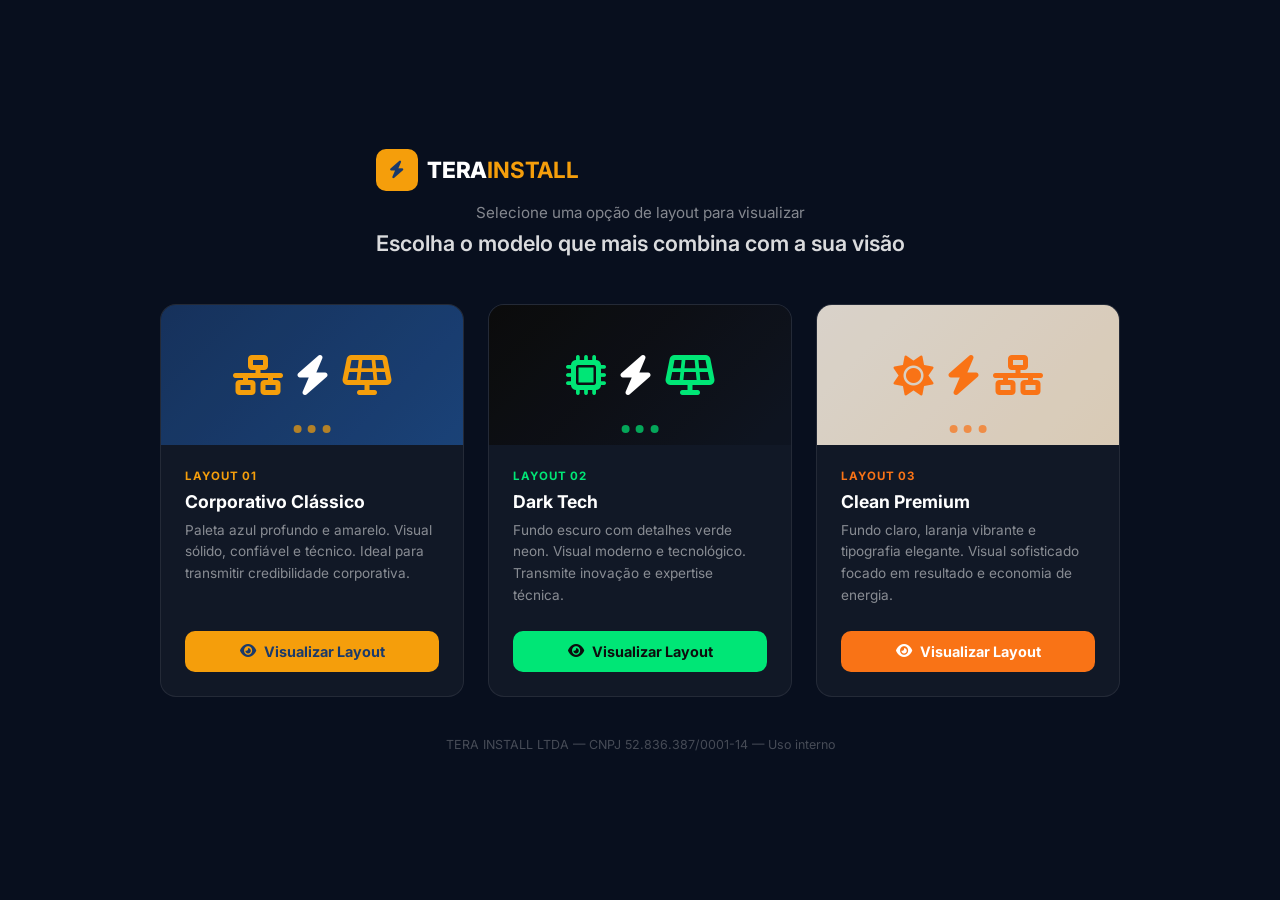
<file: index.html>
<!DOCTYPE html>
<html lang="pt-BR">
<head>
  <meta charset="UTF-8" />
  <meta name="viewport" content="width=device-width, initial-scale=1.0" />
  <title>TERA INSTALL — Escolha seu Layout</title>
  <link rel="preconnect" href="https://fonts.googleapis.com" />
  <link href="https://fonts.googleapis.com/css2?family=Inter:wght@400;600;700;800&display=swap" rel="stylesheet" />
  <link rel="stylesheet" href="https://cdnjs.cloudflare.com/ajax/libs/font-awesome/6.5.0/css/all.min.css" />
  <style>
    *, *::before, *::after { box-sizing: border-box; margin: 0; padding: 0; }
    body {
      font-family: 'Inter', system-ui, sans-serif;
      background: #080f1e;
      color: #fff;
      min-height: 100vh;
      display: flex;
      flex-direction: column;
      align-items: center;
      justify-content: center;
      padding: 2rem 1.25rem;
    }
    .brand {
      display: flex;
      align-items: center;
      gap: .6rem;
      margin-bottom: .75rem;
    }
    .brand__icon {
      width: 42px; height: 42px;
      background: #f59e0b;
      border-radius: 10px;
      display: flex; align-items: center; justify-content: center;
      color: #1a3a6b;
      font-size: 1.1rem;
    }
    .brand__text { font-size: 1.4rem; font-weight: 800; letter-spacing: -.01em; }
    .brand__text strong { color: #f59e0b; }
    .intro {
      text-align: center;
      margin-bottom: 3rem;
    }
    .intro p {
      color: rgba(255,255,255,.5);
      font-size: .95rem;
      margin-top: .4rem;
    }
    .intro h1 {
      font-size: clamp(1.1rem, 2.5vw, 1.35rem);
      font-weight: 600;
      color: rgba(255,255,255,.85);
      margin-top: .5rem;
    }
    .cards {
      display: grid;
      grid-template-columns: repeat(auto-fit, minmax(260px, 1fr));
      gap: 1.5rem;
      width: 100%;
      max-width: 960px;
    }
    .card {
      border-radius: 16px;
      overflow: hidden;
      border: 1px solid rgba(255,255,255,.08);
      background: rgba(255,255,255,.04);
      transition: transform .25s ease, box-shadow .25s ease, border-color .25s ease;
      display: flex;
      flex-direction: column;
    }
    .card:hover {
      transform: translateY(-6px);
      border-color: rgba(255,255,255,.2);
      box-shadow: 0 20px 60px rgba(0,0,0,.4);
    }
    .card__preview {
      height: 140px;
      display: flex;
      align-items: center;
      justify-content: center;
      font-size: 2.5rem;
      gap: .75rem;
      position: relative;
      overflow: hidden;
    }
    .card__preview::after {
      content: '';
      position: absolute;
      inset: 0;
      background: rgba(0,0,0,.15);
    }
    /* Layout 1 — Corporativo */
    .preview--1 { background: linear-gradient(135deg, #1a3a6b, #1e4d8c); }
    .preview--1 .dot { background: #f59e0b; }
    /* Layout 2 — Dark Tech */
    .preview--2 { background: linear-gradient(135deg, #0d0d0d, #111827); }
    .preview--2 .dot { background: #00e676; }
    /* Layout 3 — Clean Premium */
    .preview--3 { background: linear-gradient(135deg, #fff7ed, #ffedd5); }
    .preview--3 .dot { background: #f97316; }
    .preview--3 i { color: #f97316; }
    .dots {
      display: flex;
      gap: .4rem;
      position: absolute;
      bottom: .75rem;
      left: 50%;
      transform: translateX(-50%);
      z-index: 1;
    }
    .dot { width: 8px; height: 8px; border-radius: 50%; opacity: .7; }
    .card__body { padding: 1.5rem; flex: 1; display: flex; flex-direction: column; }
    .card__tag {
      font-size: .72rem;
      font-weight: 700;
      letter-spacing: .08em;
      text-transform: uppercase;
      margin-bottom: .5rem;
    }
    .tag--1 { color: #f59e0b; }
    .tag--2 { color: #00e676; }
    .tag--3 { color: #f97316; }
    .card__body h2 { font-size: 1.1rem; font-weight: 700; margin-bottom: .5rem; }
    .card__body p { font-size: .85rem; color: rgba(255,255,255,.5); flex: 1; line-height: 1.6; }
    .preview--3 ~ .card__body p,
    .card--3 .card__body p { color: rgba(255,255,255,.5); }
    .card__footer { padding: 0 1.5rem 1.5rem; }
    .btn {
      display: flex;
      align-items: center;
      justify-content: center;
      gap: .5rem;
      width: 100%;
      padding: .75rem;
      border-radius: 10px;
      font-weight: 700;
      font-size: .9rem;
      text-decoration: none;
      transition: opacity .2s ease, transform .2s ease;
    }
    .btn:hover { opacity: .88; transform: translateY(-1px); }
    .btn--1 { background: #f59e0b; color: #1a3a6b; }
    .btn--2 { background: #00e676; color: #0d0d0d; }
    .btn--3 { background: #f97316; color: #fff; }
    .footer-note {
      margin-top: 2.5rem;
      font-size: .78rem;
      color: rgba(255,255,255,.25);
      text-align: center;
    }
  </style>
</head>
<body>

  <div class="intro">
    <div class="brand">
      <div class="brand__icon"><i class="fa-solid fa-bolt"></i></div>
      <div class="brand__text">TERA<strong>INSTALL</strong></div>
    </div>
    <p>Selecione uma opção de layout para visualizar</p>
    <h1>Escolha o modelo que mais combina com a sua visão</h1>
  </div>

  <div class="cards">

    <!-- LAYOUT 1 -->
    <div class="card">
      <div class="card__preview preview--1">
        <i class="fa-solid fa-network-wired" style="color:#f59e0b;position:relative;z-index:1"></i>
        <i class="fa-solid fa-bolt" style="color:#fff;position:relative;z-index:1"></i>
        <i class="fa-solid fa-solar-panel" style="color:#f59e0b;position:relative;z-index:1"></i>
        <div class="dots">
          <div class="dot"></div><div class="dot"></div><div class="dot"></div>
        </div>
      </div>
      <div class="card__body">
        <span class="card__tag tag--1">Layout 01</span>
        <h2>Corporativo Clássico</h2>
        <p>Paleta azul profundo e amarelo. Visual sólido, confiável e técnico. Ideal para transmitir credibilidade corporativa.</p>
      </div>
      <div class="card__footer">
        <a href="tera-1/index.html" class="btn btn--1"><i class="fa-solid fa-eye"></i> Visualizar Layout</a>
      </div>
    </div>

    <!-- LAYOUT 2 -->
    <div class="card">
      <div class="card__preview preview--2">
        <i class="fa-solid fa-microchip" style="color:#00e676;position:relative;z-index:1"></i>
        <i class="fa-solid fa-bolt" style="color:#fff;position:relative;z-index:1"></i>
        <i class="fa-solid fa-solar-panel" style="color:#00e676;position:relative;z-index:1"></i>
        <div class="dots">
          <div class="dot"></div><div class="dot"></div><div class="dot"></div>
        </div>
      </div>
      <div class="card__body">
        <span class="card__tag tag--2">Layout 02</span>
        <h2>Dark Tech</h2>
        <p>Fundo escuro com detalhes verde neon. Visual moderno e tecnológico. Transmite inovação e expertise técnica.</p>
      </div>
      <div class="card__footer">
        <a href="tera-2/index.html" class="btn btn--2"><i class="fa-solid fa-eye"></i> Visualizar Layout</a>
      </div>
    </div>

    <!-- LAYOUT 3 -->
    <div class="card">
      <div class="card__preview preview--3">
        <i class="fa-solid fa-sun" style="color:#f97316;position:relative;z-index:1"></i>
        <i class="fa-solid fa-bolt" style="color:#f97316;position:relative;z-index:1"></i>
        <i class="fa-solid fa-network-wired" style="color:#f97316;position:relative;z-index:1"></i>
        <div class="dots">
          <div class="dot"></div><div class="dot"></div><div class="dot"></div>
        </div>
      </div>
      <div class="card__body">
        <span class="card__tag tag--3">Layout 03</span>
        <h2>Clean Premium</h2>
        <p>Fundo claro, laranja vibrante e tipografia elegante. Visual sofisticado focado em resultado e economia de energia.</p>
      </div>
      <div class="card__footer">
        <a href="tera-3/index.html" class="btn btn--3"><i class="fa-solid fa-eye"></i> Visualizar Layout</a>
      </div>
    </div>

  </div>

  <p class="footer-note">TERA INSTALL LTDA — CNPJ 52.836.387/0001-14 — Uso interno</p>

</body>
</html>
</file>
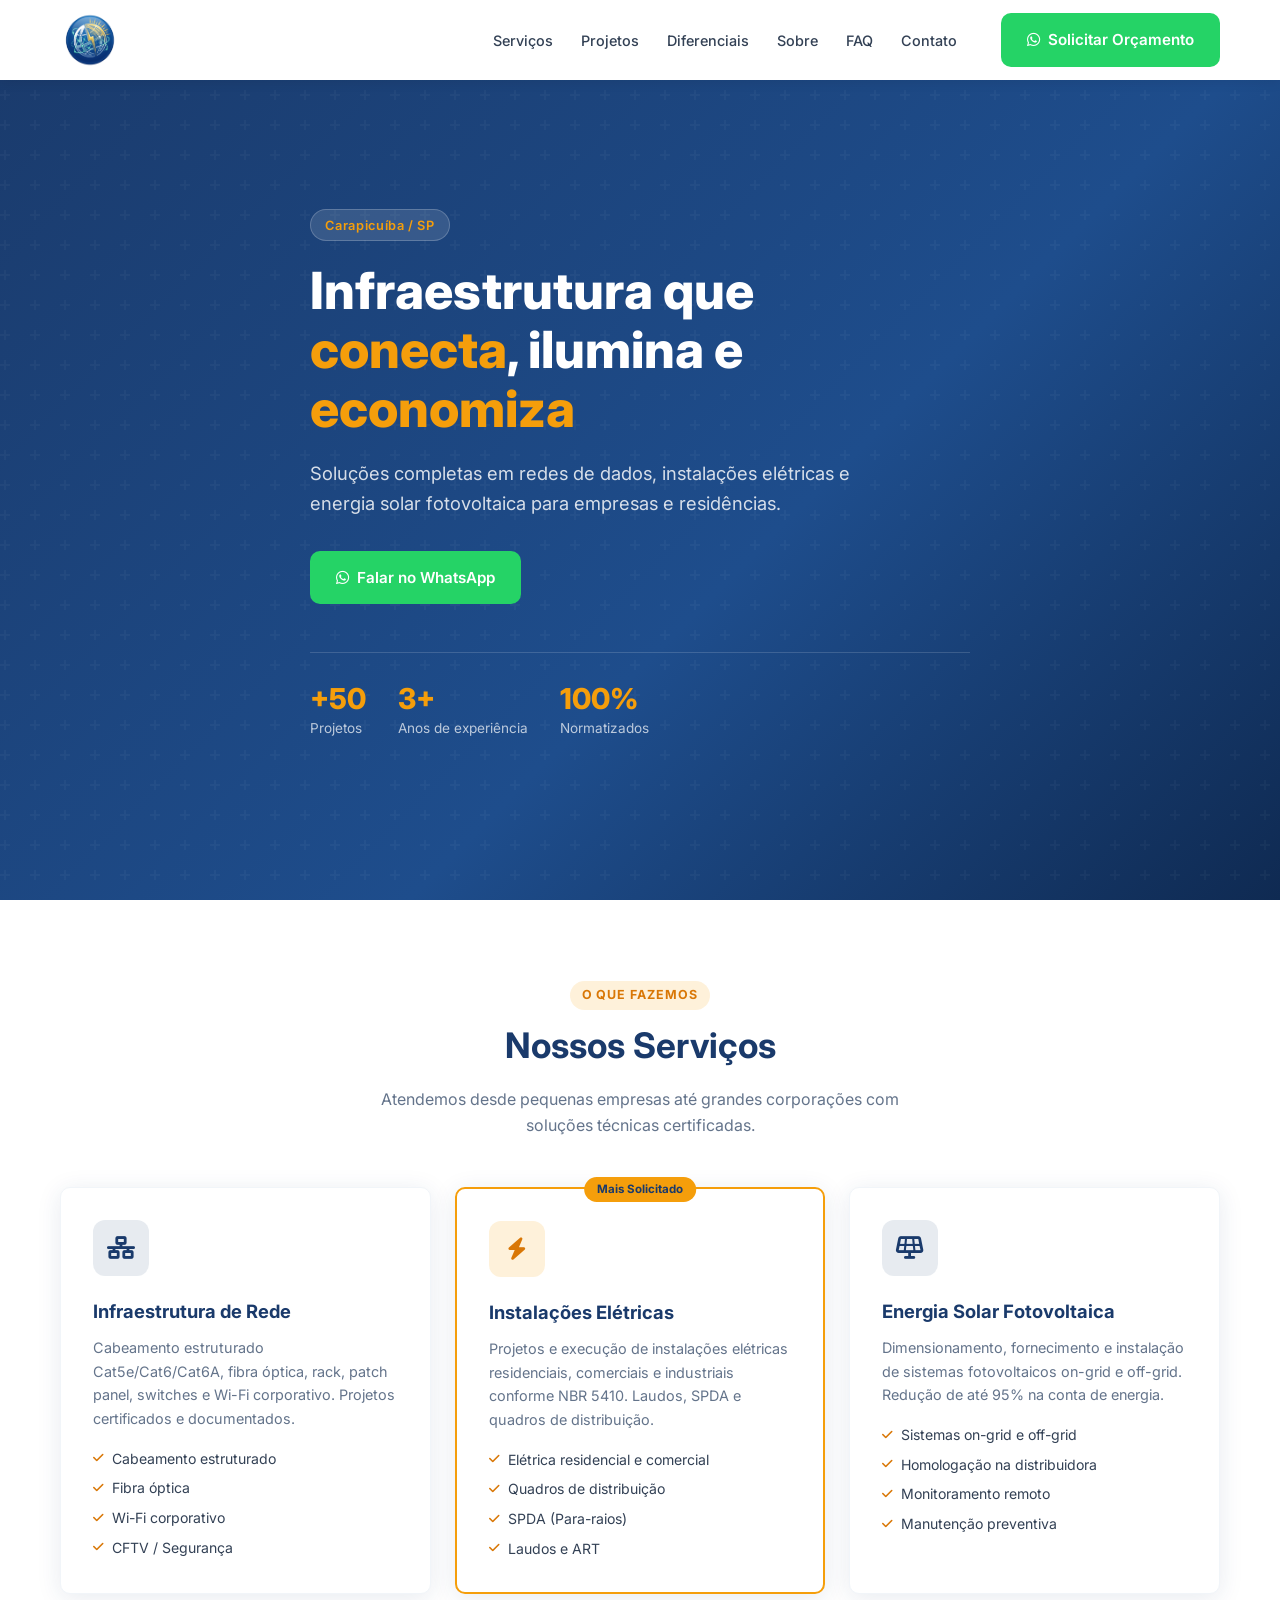
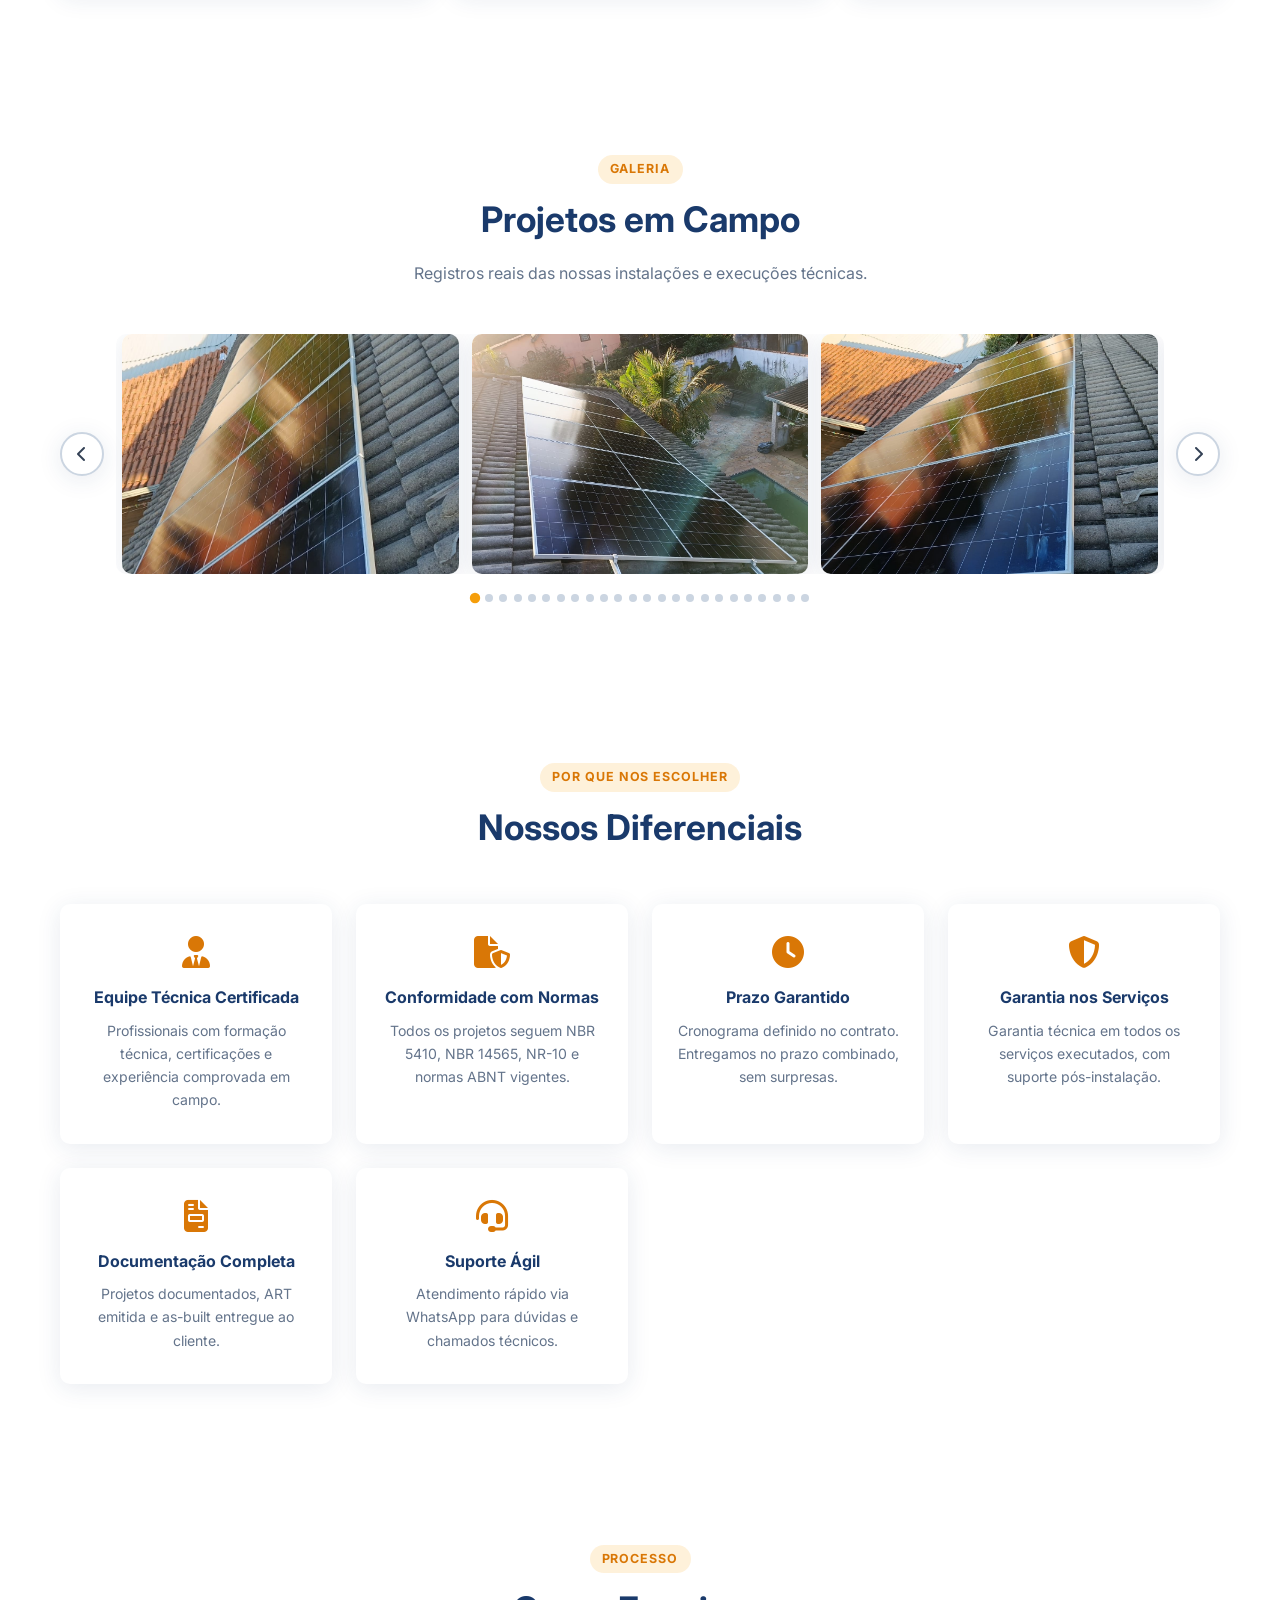
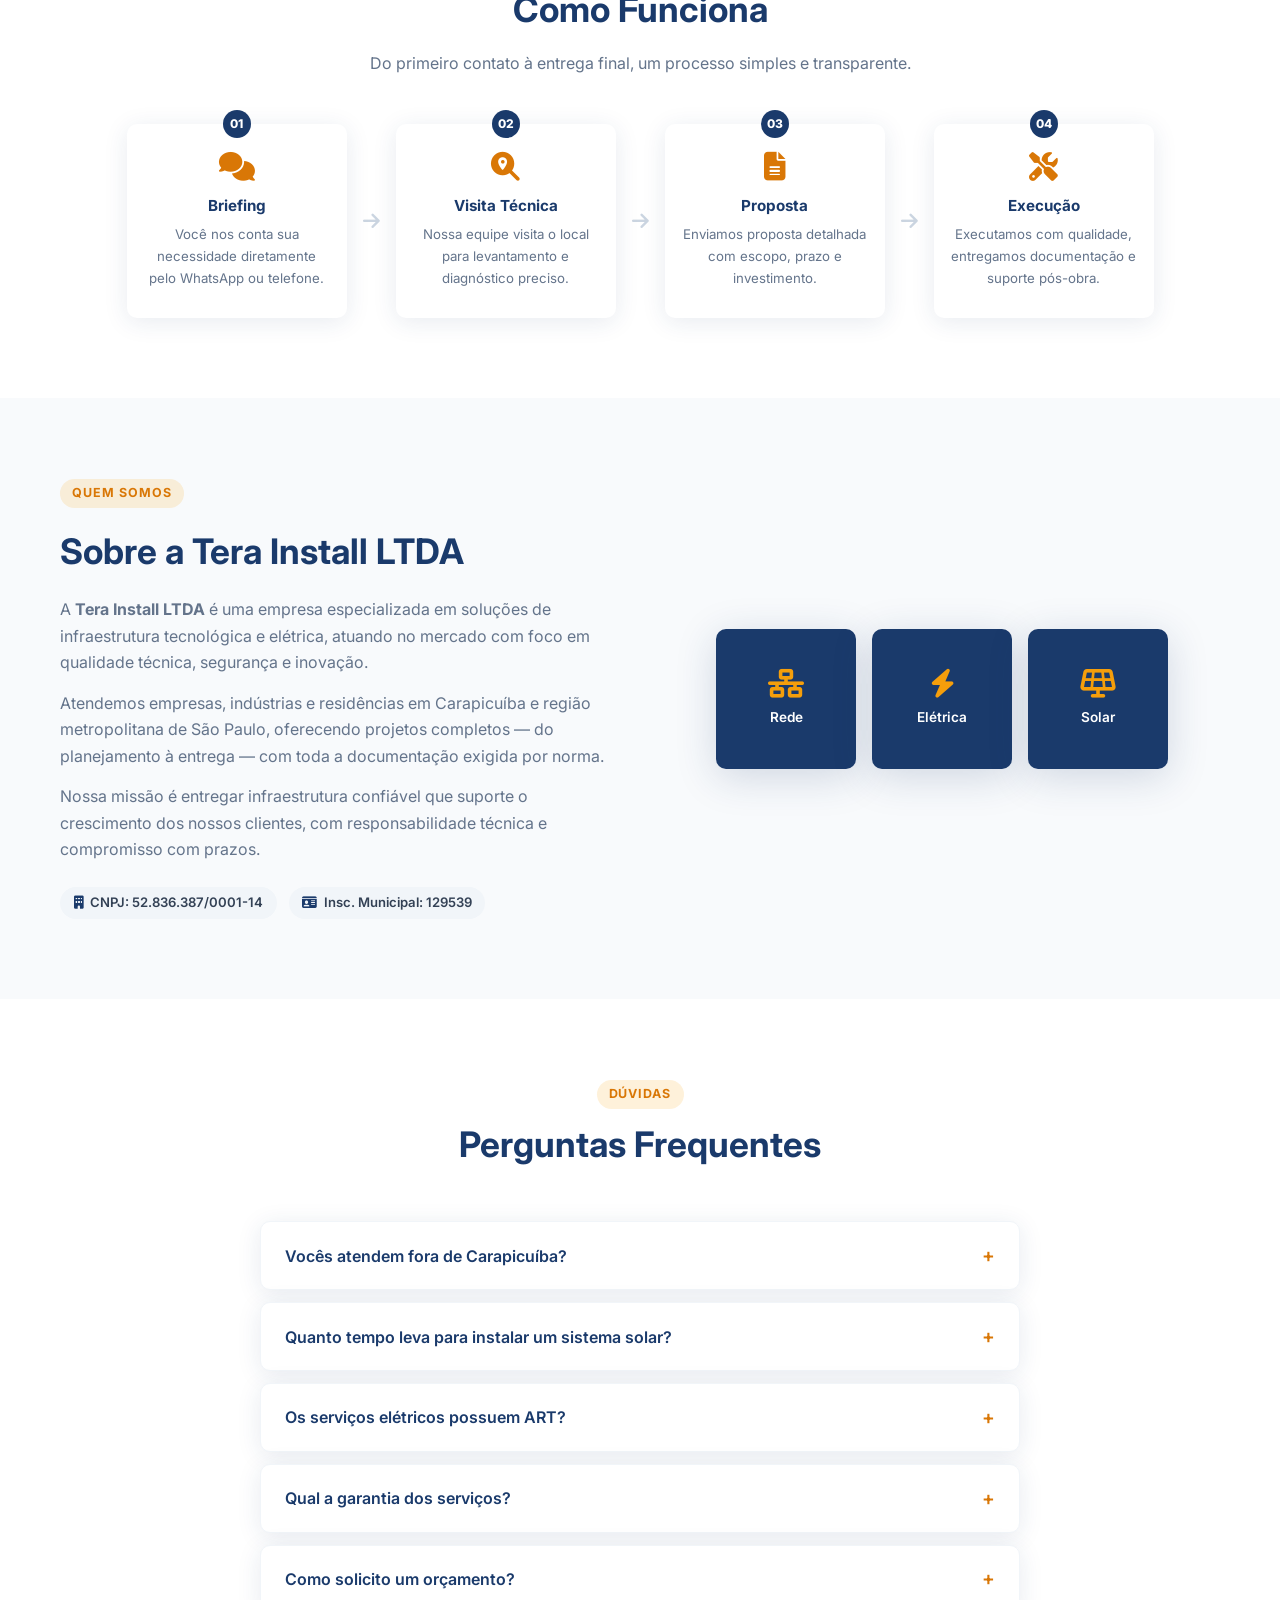
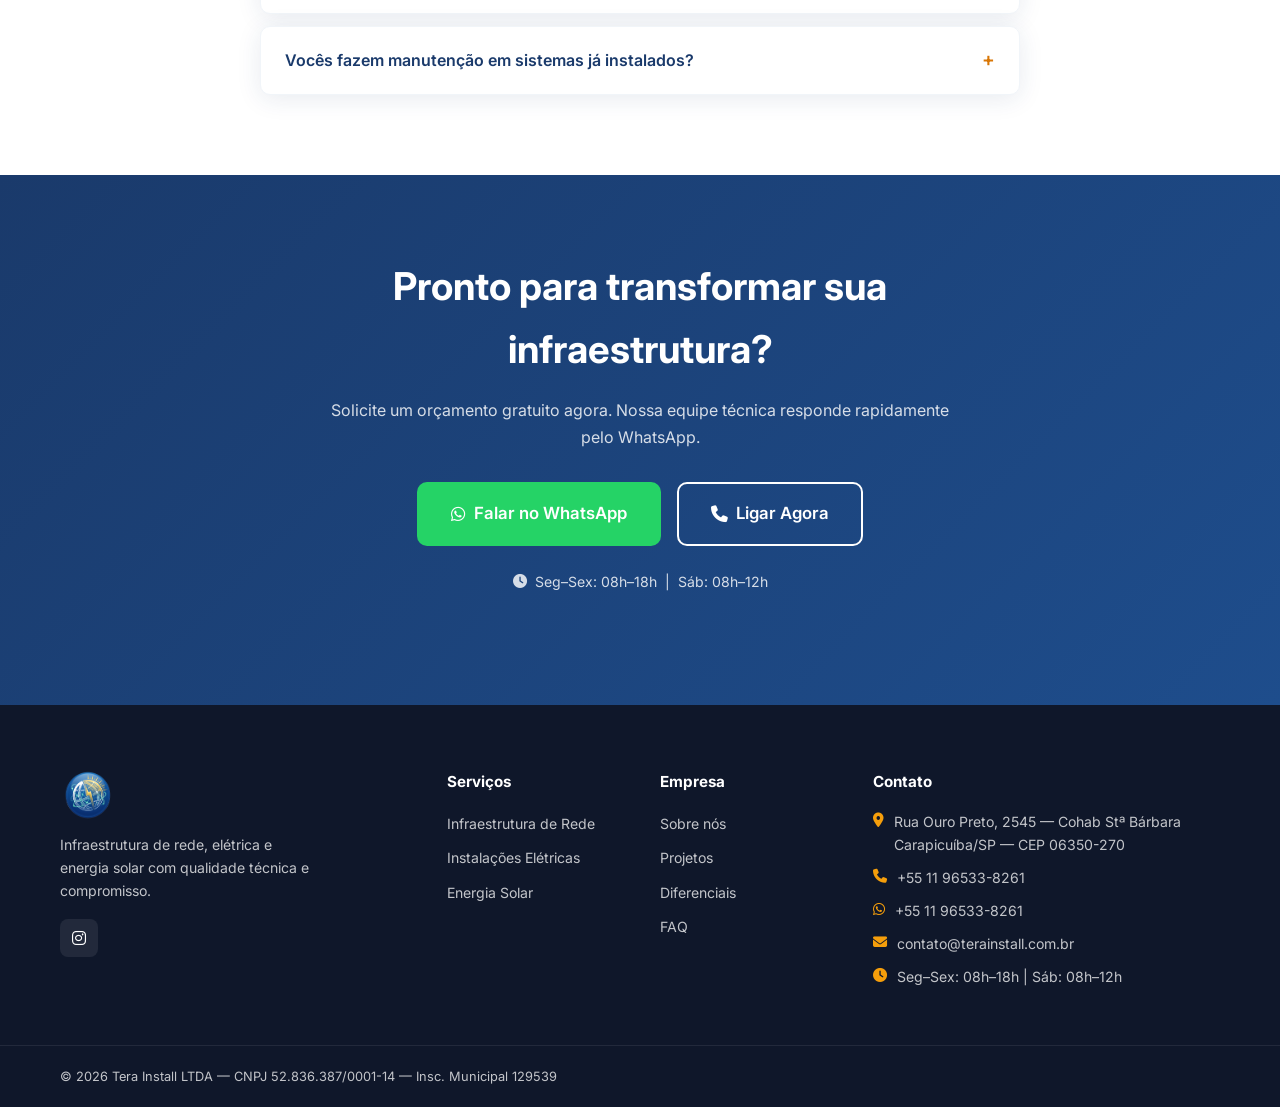
<file: tera-1/index.html>
<!DOCTYPE html>
<html lang="pt-BR">
<head>
  <meta charset="UTF-8" />
  <meta name="viewport" content="width=device-width, initial-scale=1.0" />
  <title>Tera Install LTDA | Infraestrutura de Rede, Elétrica e Energia Solar</title>
  <meta name="description" content="Tera Install LTDA — Soluções em infraestrutura de rede, instalações elétricas e energia solar fotovoltaica em Carapicuíba/SP. Solicite seu orçamento." />
  <meta name="keywords" content="infraestrutura de rede, instalação elétrica, energia solar, fotovoltaica, Carapicuíba, SP" />
  <link rel="stylesheet" href="style.css" />
  <link rel="preconnect" href="https://fonts.googleapis.com" />
  <link href="https://fonts.googleapis.com/css2?family=Inter:wght@400;500;600;700;800&display=swap" rel="stylesheet" />
  <!-- Font Awesome CDN -->
  <link rel="stylesheet" href="https://cdnjs.cloudflare.com/ajax/libs/font-awesome/6.5.0/css/all.min.css" />
</head>
<body>

  <!-- ===== HEADER ===== -->
  <header class="header" id="header">
    <div class="container header__inner">
      <a href="#hero" class="logo" aria-label="Tera Install LTDA">
        <img src="logo_tera_01.png" alt="Tera Install LTDA" class="logo__img" />
      </a>
      <nav class="nav" id="nav" aria-label="Menu principal">
        <ul class="nav__list">
          <li><a href="#servicos">Serviços</a></li>
          <li><a href="#galeria">Projetos</a></li>
          <li><a href="#diferenciais">Diferenciais</a></li>
          <li><a href="#sobre">Sobre</a></li>
          <li><a href="#faq">FAQ</a></li>
          <li><a href="#contato">Contato</a></li>
        </ul>
      </nav>
      <a href="https://wa.me/5511965338261?text=Olá!%20Gostaria%20de%20solicitar%20um%20orçamento." target="_blank" rel="noopener" class="btn btn--whatsapp header__cta"><i class="fa-brands fa-whatsapp"></i> Solicitar Orçamento</a>
      <button class="hamburger" id="hamburger" aria-label="Abrir menu" aria-expanded="false">
        <span></span><span></span><span></span>
      </button>
    </div>
  </header>

  <!-- ===== HERO ===== -->
  <section class="hero" id="hero">
    <div class="hero__bg" aria-hidden="true"></div>
    <div class="container hero__content">
      <span class="hero__badge">Carapicuíba / SP</span>
      <h1 class="hero__title">Infraestrutura que <span class="highlight">conecta</span>, ilumina e <span class="highlight">economiza</span></h1>
      <p class="hero__sub">Soluções completas em redes de dados, instalações elétricas e energia solar fotovoltaica para empresas e residências.</p>
      <div class="hero__actions">
        <a href="https://wa.me/5511965338261?text=Olá!%20Gostaria%20de%20solicitar%20um%20orçamento." target="_blank" rel="noopener" class="btn btn--whatsapp">
          <i class="fa-brands fa-whatsapp"></i> Falar no WhatsApp
        </a>
      </div>
      <div class="hero__stats">
        <div class="stat"><strong>+50</strong><span>Projetos</span></div>
        <div class="stat"><strong>3+</strong><span>Anos de experiência</span></div>
        <div class="stat"><strong>100%</strong><span>Normatizados</span></div>
      </div>
    </div>
  </section>

  <!-- ===== SERVIÇOS ===== -->
  <section class="section" id="servicos">
    <div class="container">
      <div class="section__header">
        <span class="section__tag">O que fazemos</span>
        <h2>Nossos Serviços</h2>
        <p>Atendemos desde pequenas empresas até grandes corporações com soluções técnicas certificadas.</p>
      </div>
      <div class="cards">
        <article class="card card--service">
          <div class="card__icon card__icon--blue"><i class="fa-solid fa-network-wired"></i></div>
          <h3>Infraestrutura de Rede</h3>
          <p>Cabeamento estruturado Cat5e/Cat6/Cat6A, fibra óptica, rack, patch panel, switches e Wi-Fi corporativo. Projetos certificados e documentados.</p>
          <ul>
            <li><i class="fa-solid fa-check"></i> Cabeamento estruturado</li>
            <li><i class="fa-solid fa-check"></i> Fibra óptica</li>
            <li><i class="fa-solid fa-check"></i> Wi-Fi corporativo</li>
            <li><i class="fa-solid fa-check"></i> CFTV / Segurança</li>
          </ul>
        </article>
        <article class="card card--service card--featured">
          <div class="card__icon card__icon--yellow"><i class="fa-solid fa-bolt"></i></div>
          <h3>Instalações Elétricas</h3>
          <p>Projetos e execução de instalações elétricas residenciais, comerciais e industriais conforme NBR 5410. Laudos, SPDA e quadros de distribuição.</p>
          <ul>
            <li><i class="fa-solid fa-check"></i> Elétrica residencial e comercial</li>
            <li><i class="fa-solid fa-check"></i> Quadros de distribuição</li>
            <li><i class="fa-solid fa-check"></i> SPDA (Para-raios)</li>
            <li><i class="fa-solid fa-check"></i> Laudos e ART</li>
          </ul>
        </article>
        <article class="card card--service">
          <div class="card__icon card__icon--blue"><i class="fa-solid fa-solar-panel"></i></div>
          <h3>Energia Solar Fotovoltaica</h3>
          <p>Dimensionamento, fornecimento e instalação de sistemas fotovoltaicos on-grid e off-grid. Redução de até 95% na conta de energia.</p>
          <ul>
            <li><i class="fa-solid fa-check"></i> Sistemas on-grid e off-grid</li>
            <li><i class="fa-solid fa-check"></i> Homologação na distribuidora</li>
            <li><i class="fa-solid fa-check"></i> Monitoramento remoto</li>
            <li><i class="fa-solid fa-check"></i> Manutenção preventiva</li>
          </ul>
        </article>
      </div>
    </div>
  </section>

  <!-- CARROSSEL DE PROJETOS -->
  <section class="section" id="galeria">
    <div class="container">
      <div class="section__header">
        <span class="section__tag">Galeria</span>
        <h2>Projetos em Campo</h2>
        <p>Registros reais das nossas instalações e execuções técnicas.</p>
      </div>
      <div class="carousel">
        <button class="carousel__btn carousel__btn--prev" aria-label="Anterior"><i class="fa-solid fa-chevron-left"></i></button>
        <div class="carousel__track-wrap">
          <div class="carousel__track" id="carouselTrack">
            <div class="carousel__slide"><img src="fotos_projetos/WhatsApp Image 2026-04-26 at 16.11.41.jpeg" alt="Projeto Tera Install" loading="lazy" /></div>
            <div class="carousel__slide"><img src="fotos_projetos/WhatsApp Image 2026-04-26 at 16.11.41 (1).jpeg" alt="Projeto Tera Install" loading="lazy" /></div>
            <div class="carousel__slide"><img src="fotos_projetos/WhatsApp Image 2026-04-26 at 16.11.41 (2).jpeg" alt="Projeto Tera Install" loading="lazy" /></div>
            <div class="carousel__slide"><img src="fotos_projetos/WhatsApp Image 2026-04-26 at 16.11.42.jpeg" alt="Projeto Tera Install" loading="lazy" /></div>
            <div class="carousel__slide"><img src="fotos_projetos/WhatsApp Image 2026-04-26 at 16.11.42 (1).jpeg" alt="Projeto Tera Install" loading="lazy" /></div>
            <div class="carousel__slide"><img src="fotos_projetos/WhatsApp Image 2026-04-26 at 16.11.42 (2).jpeg" alt="Projeto Tera Install" loading="lazy" /></div>
            <div class="carousel__slide"><img src="fotos_projetos/WhatsApp Image 2026-04-26 at 16.11.42 (3).jpeg" alt="Projeto Tera Install" loading="lazy" /></div>
            <div class="carousel__slide"><img src="fotos_projetos/WhatsApp Image 2026-04-26 at 16.11.43.jpeg" alt="Projeto Tera Install" loading="lazy" /></div>
            <div class="carousel__slide"><img src="fotos_projetos/WhatsApp Image 2026-04-26 at 16.11.44.jpeg" alt="Projeto Tera Install" loading="lazy" /></div>
            <div class="carousel__slide"><img src="fotos_projetos/WhatsApp Image 2026-04-26 at 16.11.44 (1).jpeg" alt="Projeto Tera Install" loading="lazy" /></div>
            <div class="carousel__slide"><img src="fotos_projetos/WhatsApp Image 2026-04-26 at 16.11.44 (2).jpeg" alt="Projeto Tera Install" loading="lazy" /></div>
            <div class="carousel__slide"><img src="fotos_projetos/WhatsApp Image 2026-04-26 at 16.11.45.jpeg" alt="Projeto Tera Install" loading="lazy" /></div>
            <div class="carousel__slide"><img src="fotos_projetos/WhatsApp Image 2026-04-26 at 16.11.46.jpeg" alt="Projeto Tera Install" loading="lazy" /></div>
            <div class="carousel__slide"><img src="fotos_projetos/WhatsApp Image 2026-04-26 at 16.11.46 (1).jpeg" alt="Projeto Tera Install" loading="lazy" /></div>
            <div class="carousel__slide"><img src="fotos_projetos/WhatsApp Image 2026-04-26 at 16.11.46 (2).jpeg" alt="Projeto Tera Install" loading="lazy" /></div>
            <div class="carousel__slide"><img src="fotos_projetos/WhatsApp Image 2026-04-26 at 16.11.47.jpeg" alt="Projeto Tera Install" loading="lazy" /></div>
            <div class="carousel__slide"><img src="fotos_projetos/WhatsApp Image 2026-04-26 at 16.11.48.jpeg" alt="Projeto Tera Install" loading="lazy" /></div>
            <div class="carousel__slide"><img src="fotos_projetos/WhatsApp Image 2026-04-26 at 16.11.48 (1).jpeg" alt="Projeto Tera Install" loading="lazy" /></div>
            <div class="carousel__slide"><img src="fotos_projetos/WhatsApp Image 2026-04-26 at 16.11.48 (2).jpeg" alt="Projeto Tera Install" loading="lazy" /></div>
            <div class="carousel__slide"><img src="fotos_projetos/WhatsApp Image 2026-04-26 at 16.14.10.jpeg" alt="Projeto Tera Install" loading="lazy" /></div>
            <div class="carousel__slide"><img src="fotos_projetos/WhatsApp Image 2026-04-26 at 16.14.50.jpeg" alt="Projeto Tera Install" loading="lazy" /></div>
            <div class="carousel__slide"><img src="fotos_projetos/WhatsApp Image 2026-04-26 at 16.16.09.jpeg" alt="Projeto Tera Install" loading="lazy" /></div>
            <div class="carousel__slide"><img src="fotos_projetos/WhatsApp Image 2026-04-26 at 16.17.05.jpeg" alt="Projeto Tera Install" loading="lazy" /></div>
            <div class="carousel__slide"><img src="fotos_projetos/WhatsApp Image 2026-04-26 at 16.21.45.jpeg" alt="Projeto Tera Install" loading="lazy" /></div>
          </div>
        </div>
        <button class="carousel__btn carousel__btn--next" aria-label="Próximo"><i class="fa-solid fa-chevron-right"></i></button>
      </div>
      <div class="carousel__dots" id="carouselDots"></div>
    </div>
  </section>

  <!-- ===== DIFERENCIAIS ===== -->
  <section class="section" id="diferenciais">
    <div class="container">
      <div class="section__header">
        <span class="section__tag">Por que nos escolher</span>
        <h2>Nossos Diferenciais</h2>
      </div>
      <div class="diferenciais">
        <div class="diferencial">
          <i class="fa-solid fa-user-tie"></i>
          <h4>Equipe Técnica Certificada</h4>
          <p>Profissionais com formação técnica, certificações e experiência comprovada em campo.</p>
        </div>
        <div class="diferencial">
          <i class="fa-solid fa-file-shield"></i>
          <h4>Conformidade com Normas</h4>
          <p>Todos os projetos seguem NBR 5410, NBR 14565, NR-10 e normas ABNT vigentes.</p>
        </div>
        <div class="diferencial">
          <i class="fa-solid fa-clock"></i>
          <h4>Prazo Garantido</h4>
          <p>Cronograma definido no contrato. Entregamos no prazo combinado, sem surpresas.</p>
        </div>
        <div class="diferencial">
          <i class="fa-solid fa-shield-halved"></i>
          <h4>Garantia nos Serviços</h4>
          <p>Garantia técnica em todos os serviços executados, com suporte pós-instalação.</p>
        </div>
        <div class="diferencial">
          <i class="fa-solid fa-file-invoice"></i>
          <h4>Documentação Completa</h4>
          <p>Projetos documentados, ART emitida e as-built entregue ao cliente.</p>
        </div>
        <div class="diferencial">
          <i class="fa-solid fa-headset"></i>
          <h4>Suporte Ágil</h4>
          <p>Atendimento rápido via WhatsApp para dúvidas e chamados técnicos.</p>
        </div>
      </div>
    </div>
  </section>

  <!-- ===== COMO FUNCIONA ===== -->
  <section class="section" id="como-funciona">
    <div class="container">
      <div class="section__header">
        <span class="section__tag">Processo</span>
        <h2>Como Funciona</h2>
        <p>Do primeiro contato à entrega final, um processo simples e transparente.</p>
      </div>
      <div class="steps">
        <div class="step">
          <div class="step__num">01</div>
          <i class="fa-solid fa-comments"></i>
          <h4>Briefing</h4>
          <p>Você nos conta sua necessidade diretamente pelo WhatsApp ou telefone.</p>
        </div>
        <div class="step__arrow" aria-hidden="true"><i class="fa-solid fa-arrow-right"></i></div>
        <div class="step">
          <div class="step__num">02</div>
          <i class="fa-solid fa-magnifying-glass-location"></i>
          <h4>Visita Técnica</h4>
          <p>Nossa equipe visita o local para levantamento e diagnóstico preciso.</p>
        </div>
        <div class="step__arrow" aria-hidden="true"><i class="fa-solid fa-arrow-right"></i></div>
        <div class="step">
          <div class="step__num">03</div>
          <i class="fa-solid fa-file-lines"></i>
          <h4>Proposta</h4>
          <p>Enviamos proposta detalhada com escopo, prazo e investimento.</p>
        </div>
        <div class="step__arrow" aria-hidden="true"><i class="fa-solid fa-arrow-right"></i></div>
        <div class="step">
          <div class="step__num">04</div>
          <i class="fa-solid fa-screwdriver-wrench"></i>
          <h4>Execução</h4>
          <p>Executamos com qualidade, entregamos documentação e suporte pós-obra.</p>
        </div>
      </div>
    </div>
  </section>

  <!-- ===== SOBRE ===== -->
  <section class="section section--gray" id="sobre">
    <div class="container sobre__inner">
      <div class="sobre__text">
        <span class="section__tag">Quem somos</span>
        <h2>Sobre a Tera Install LTDA</h2>
        <p>A <strong>Tera Install LTDA</strong> é uma empresa especializada em soluções de infraestrutura tecnológica e elétrica, atuando no mercado com foco em qualidade técnica, segurança e inovação.</p>
        <p>Atendemos empresas, indústrias e residências em Carapicuíba e região metropolitana de São Paulo, oferecendo projetos completos — do planejamento à entrega — com toda a documentação exigida por norma.</p>
        <p>Nossa missão é entregar infraestrutura confiável que suporte o crescimento dos nossos clientes, com responsabilidade técnica e compromisso com prazos.</p>
        <div class="sobre__badges">
          <span><i class="fa-solid fa-building"></i> CNPJ: 52.836.387/0001-14</span>
          <span><i class="fa-solid fa-id-card"></i> Insc. Municipal: 129539</span>
        </div>
      </div>
      <div class="sobre__visual" aria-hidden="true">
        <div class="sobre__card"><i class="fa-solid fa-network-wired"></i><span>Rede</span></div>
        <div class="sobre__card"><i class="fa-solid fa-bolt"></i><span>Elétrica</span></div>
        <div class="sobre__card"><i class="fa-solid fa-solar-panel"></i><span>Solar</span></div>
      </div>
    </div>
  </section>

  <!-- ===== FAQ ===== -->
  <section class="section" id="faq">
    <div class="container">
      <div class="section__header">
        <span class="section__tag">Dúvidas</span>
        <h2>Perguntas Frequentes</h2>
      </div>
      <div class="faq__list">
        <details class="faq__item">
          <summary>Vocês atendem fora de Carapicuíba?</summary>
          <p>Sim! Atendemos toda a região metropolitana de São Paulo. Para projetos maiores, consulte nossa equipe sobre disponibilidade.</p>
        </details>
        <details class="faq__item">
          <summary>Quanto tempo leva para instalar um sistema solar?</summary>
          <p>Em média de 2 a 5 dias úteis para instalação, dependendo do porte do sistema. O processo de homologação na distribuidora pode levar de 30 a 90 dias.</p>
        </details>
        <details class="faq__item">
          <summary>Os serviços elétricos possuem ART?</summary>
          <p>Sim. Todos os projetos elétricos são acompanhados de ART (Anotação de Responsabilidade Técnica) emitida por engenheiro habilitado.</p>
        </details>
        <details class="faq__item">
          <summary>Qual a garantia dos serviços?</summary>
          <p>Oferecemos garantia técnica em todos os serviços executados. O prazo varia conforme o tipo de serviço e é especificado em contrato.</p>
        </details>
        <details class="faq__item">
          <summary>Como solicito um orçamento?</summary>
          <p>Entre em contato pelo WhatsApp ou telefone. Nossa equipe retorna em até 24 horas úteis.</p>
        </details>
        <details class="faq__item">
          <summary>Vocês fazem manutenção em sistemas já instalados?</summary>
          <p>Sim! Realizamos manutenção preventiva e corretiva em redes, instalações elétricas e sistemas fotovoltaicos, mesmo que não tenham sido instalados por nós.</p>
        </details>
      </div>
    </div>
  </section>

  <!-- ===== CTA FINAL ===== -->
  <section class="section section--cta" id="orcamento">
    <div class="container cta__center">
      <h2>Pronto para transformar sua infraestrutura?</h2>
      <p>Solicite um orçamento gratuito agora. Nossa equipe técnica responde rapidamente pelo WhatsApp.</p>
      <div class="cta__buttons">
        <a href="https://wa.me/5511965338261?text=Olá!%20Gostaria%20de%20solicitar%20um%20orçamento." target="_blank" rel="noopener" class="btn btn--whatsapp btn--lg">
          <i class="fa-brands fa-whatsapp"></i> Falar no WhatsApp
        </a>
        <a href="tel:+5511965338261" class="btn btn--outline btn--lg">
          <i class="fa-solid fa-phone"></i> Ligar Agora
        </a>
      </div>
      <p class="cta__info"><i class="fa-solid fa-clock"></i> Seg–Sex: 08h–18h &nbsp;|&nbsp; Sáb: 08h–12h</p>
    </div>
  </section>

  <!-- ===== FOOTER ===== -->
  <footer class="footer" id="contato">
    <div class="container footer__inner">
      <div class="footer__brand">
        <a href="#hero" class="logo logo--white" aria-label="Tera Install LTDA">
          <img src="logo_tera_01.png" alt="Tera Install LTDA" class="logo__img logo__img--footer" />
        </a>
        <p>Infraestrutura de rede, elétrica e energia solar com qualidade técnica e compromisso.</p>
        <div class="footer__social">
          <a href="https://instagram.com/terainstall" target="_blank" rel="noopener" aria-label="Instagram da TERA INSTALL">
            <i class="fa-brands fa-instagram"></i>
          </a>
        </div>
      </div>
      <div class="footer__col">
        <h4>Serviços</h4>
        <ul>
          <li><a href="#servicos">Infraestrutura de Rede</a></li>
          <li><a href="#servicos">Instalações Elétricas</a></li>
          <li><a href="#servicos">Energia Solar</a></li>
        </ul>
      </div>
      <div class="footer__col">
        <h4>Empresa</h4>
        <ul>
          <li><a href="#sobre">Sobre nós</a></li>
          <li><a href="#galeria">Projetos</a></li>
          <li><a href="#diferenciais">Diferenciais</a></li>
          <li><a href="#faq">FAQ</a></li>
        </ul>
      </div>
      <div class="footer__col footer__contact">
        <h4>Contato</h4>
        <address>
          <p><i class="fa-solid fa-location-dot"></i> Rua Ouro Preto, 2545 — Cohab Stª Bárbara<br>Carapicuíba/SP — CEP 06350-270</p>
          <p><i class="fa-solid fa-phone"></i> <a href="tel:+5511965338261">+55 11 96533-8261</a></p>
          <p><i class="fa-brands fa-whatsapp"></i> <a href="https://wa.me/5511965338261" target="_blank" rel="noopener">+55 11 96533-8261</a></p>
          <p><i class="fa-solid fa-envelope"></i> <a href="mailto:contato@terainstall.com.br">contato@terainstall.com.br</a></p>
          <p><i class="fa-solid fa-clock"></i> Seg–Sex: 08h–18h | Sáb: 08h–12h</p>
        </address>
      </div>
    </div>
    <div class="footer__bottom">
      <div class="container">
        <p>© <span id="year"></span> Tera Install LTDA — CNPJ 52.836.387/0001-14 — Insc. Municipal 129539</p>
      </div>
    </div>
  </footer>

  <!-- ===== BOTÃO FLUTUANTE WHATSAPP (MOBILE) ===== -->
  <a href="https://wa.me/5511965338261?text=Olá!%20Gostaria%20de%20solicitar%20um%20orçamento." target="_blank" rel="noopener" class="whatsapp-float" aria-label="Falar no WhatsApp">
    <i class="fa-brands fa-whatsapp"></i>
  </a>

  <script src="script.js"></script>
</body>
</html>
</file>
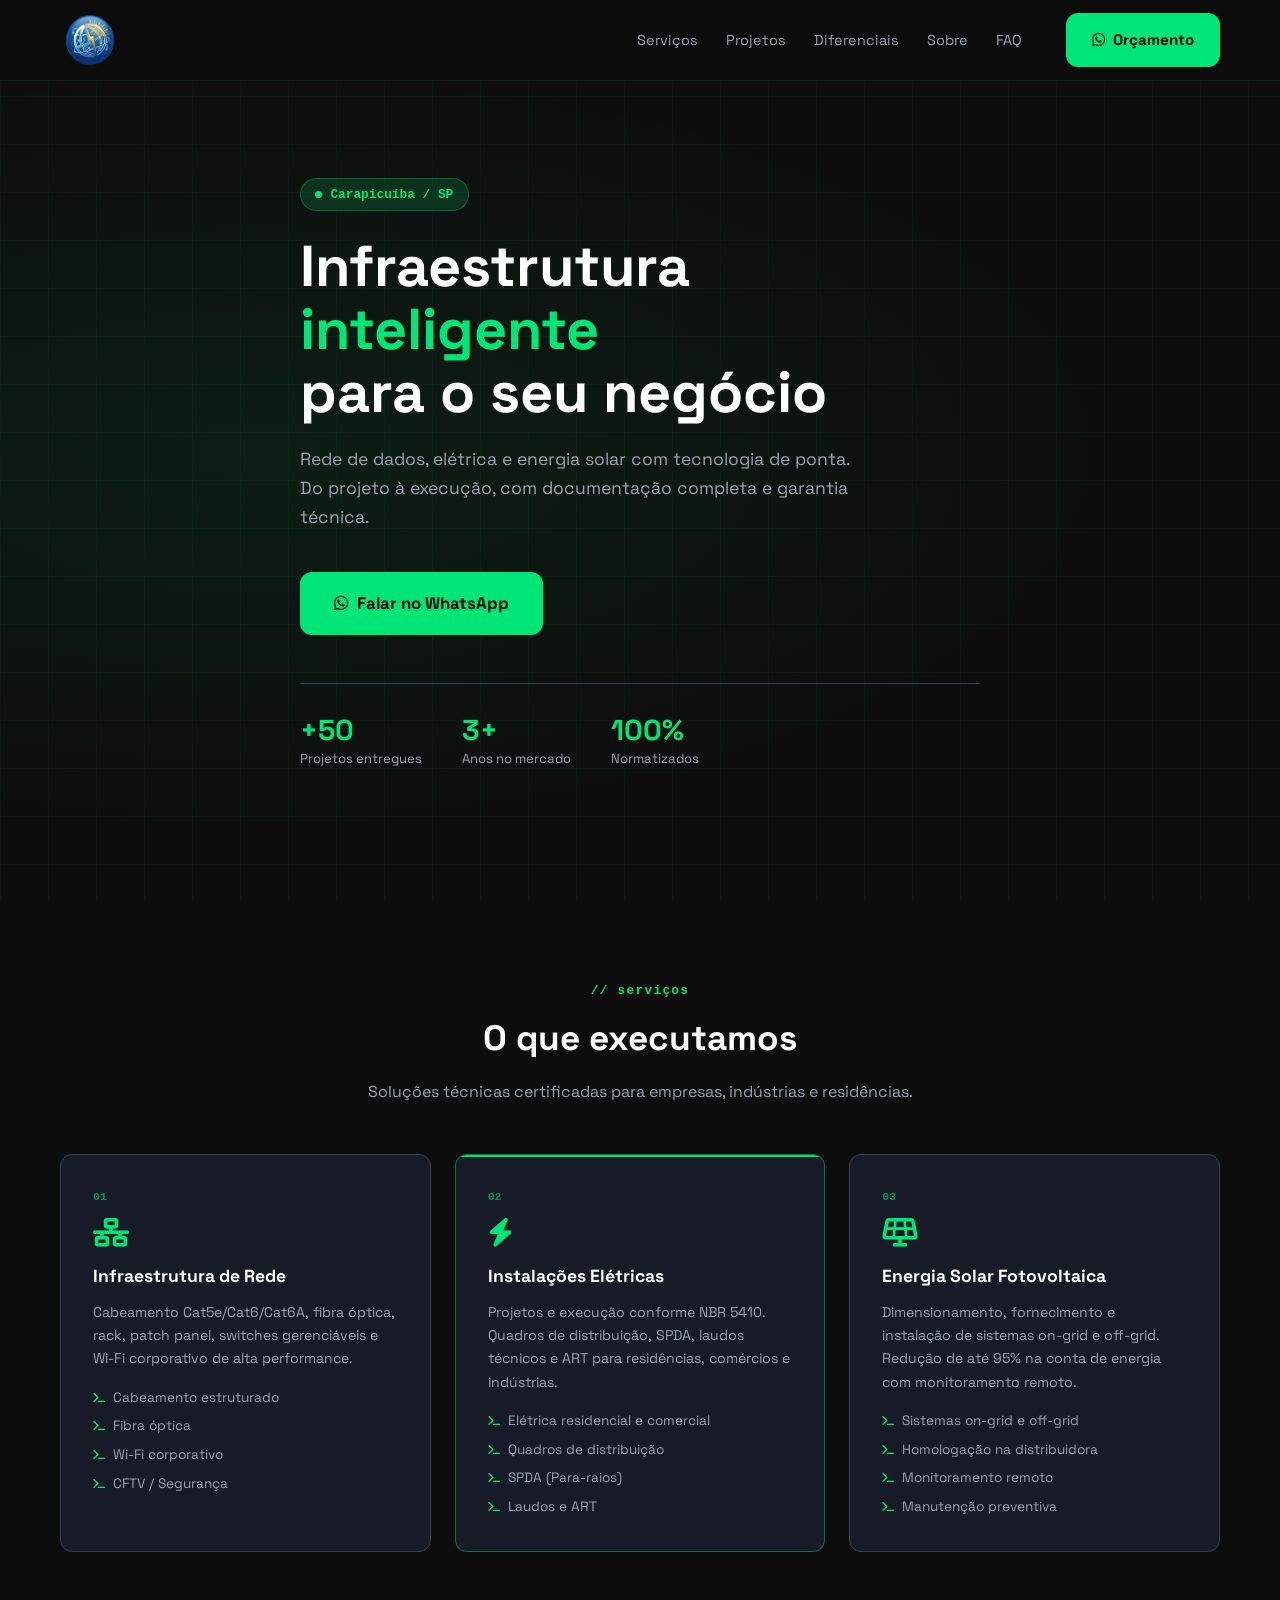
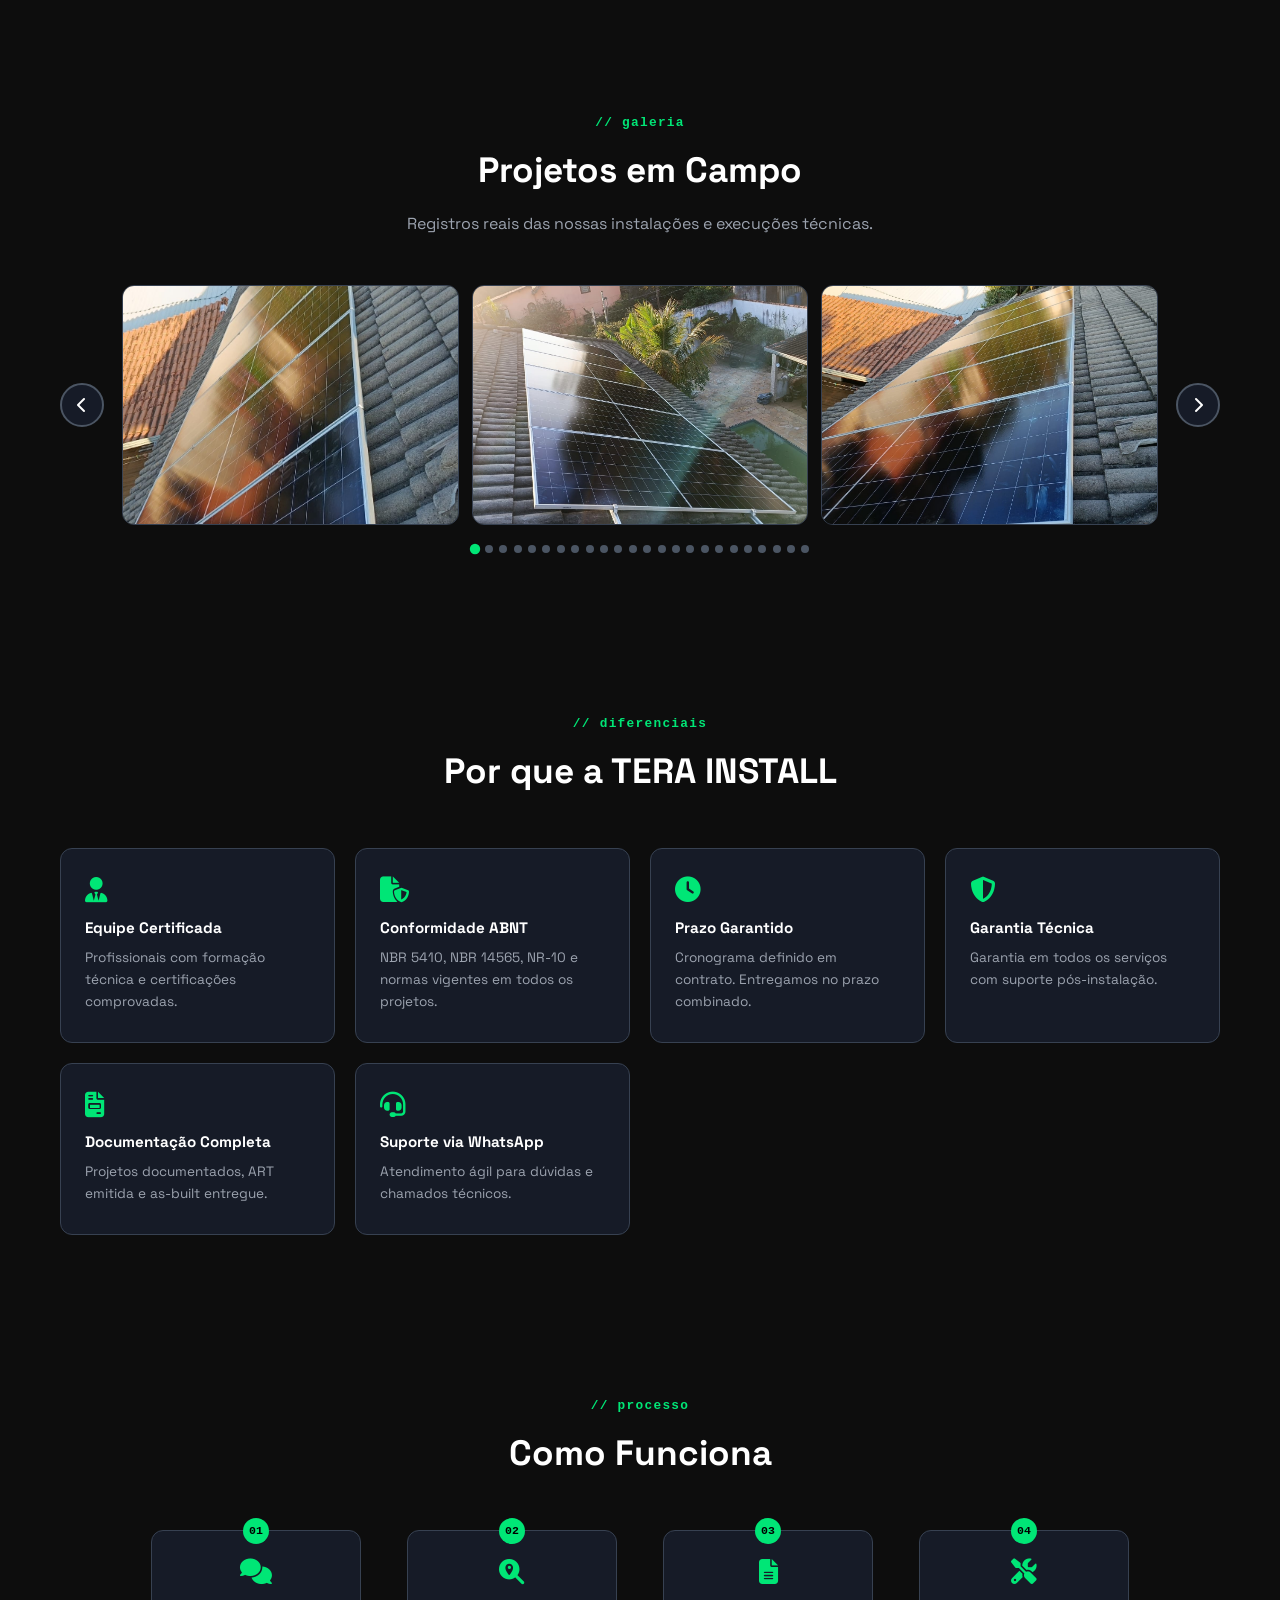
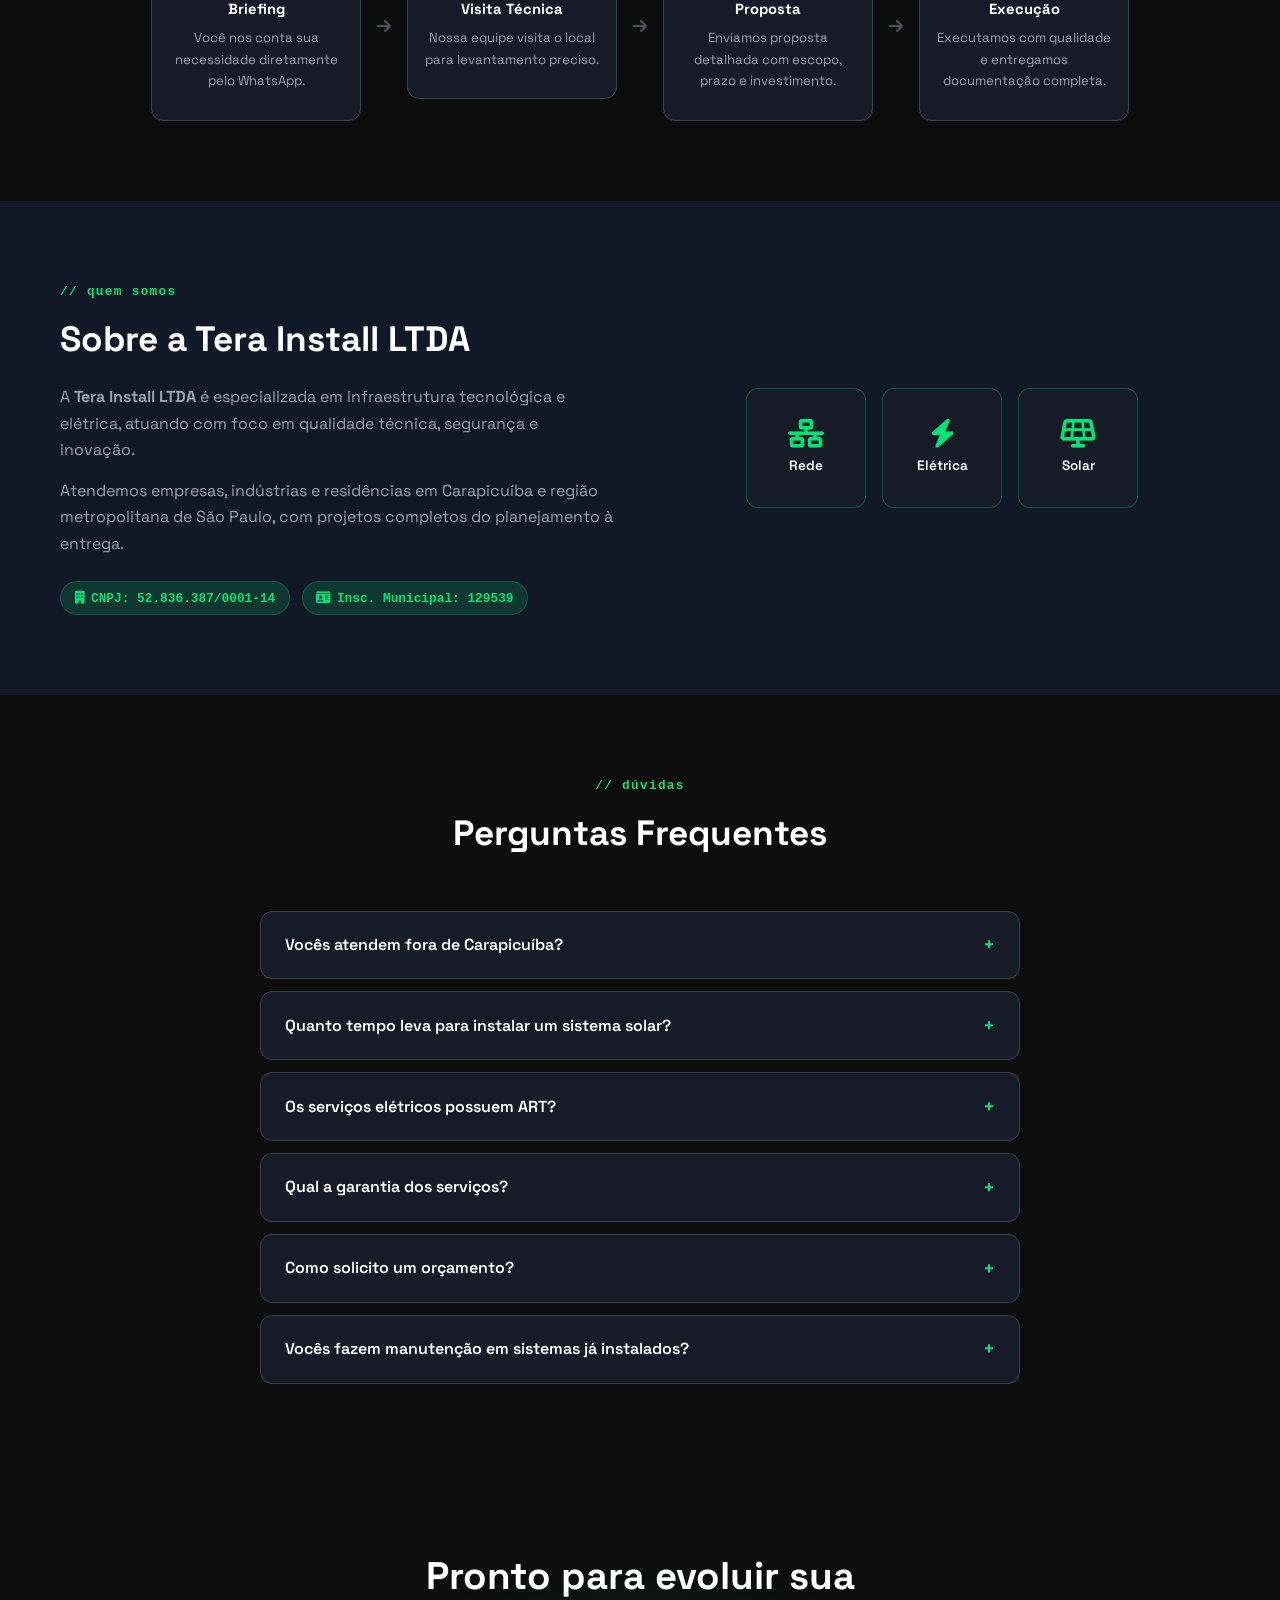
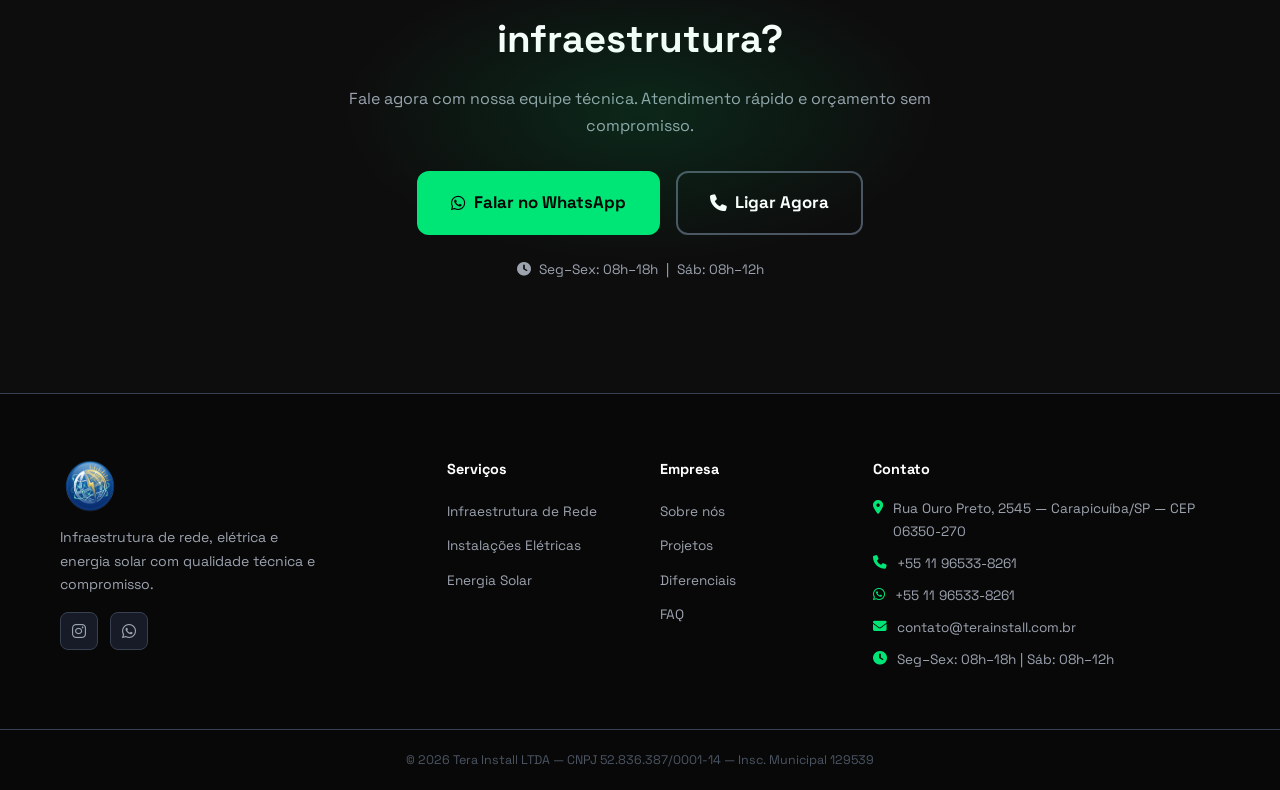
<file: tera-2/index.html>
<!DOCTYPE html>
<html lang="pt-BR">
<head>
  <meta charset="UTF-8" />
  <meta name="viewport" content="width=device-width, initial-scale=1.0" />
  <title>Tera Install LTDA | Infraestrutura de Rede, Elétrica e Energia Solar</title>
  <meta name="description" content="Tera Install LTDA — Soluções em infraestrutura de rede, instalações elétricas e energia solar fotovoltaica em Carapicuíba/SP." />
  <link rel="stylesheet" href="style.css" />
  <link rel="preconnect" href="https://fonts.googleapis.com" />
  <link href="https://fonts.googleapis.com/css2?family=Space+Grotesk:wght@400;500;600;700&display=swap" rel="stylesheet" />
  <link rel="stylesheet" href="https://cdnjs.cloudflare.com/ajax/libs/font-awesome/6.5.0/css/all.min.css" />
</head>
<body>

  <!-- HEADER -->
  <header class="header" id="header">
    <div class="container header__inner">
      <a href="#hero" class="logo" aria-label="Tera Install LTDA">
        <img src="logo_tera_01.png" alt="Tera Install LTDA" class="logo__img" />
      </a>
      <nav class="nav" id="nav" aria-label="Menu principal">
        <ul class="nav__list">
          <li><a href="#servicos">Serviços</a></li>
          <li><a href="#galeria">Projetos</a></li>
          <li><a href="#diferenciais">Diferenciais</a></li>
          <li><a href="#sobre">Sobre</a></li>
          <li><a href="#faq">FAQ</a></li>
        </ul>
      </nav>
      <a href="https://wa.me/5511965338261?text=Olá!%20Gostaria%20de%20solicitar%20um%20orçamento." target="_blank" rel="noopener" class="btn btn--neon header__cta">
        <i class="fa-brands fa-whatsapp"></i> Orçamento
      </a>
      <button class="hamburger" id="hamburger" aria-label="Abrir menu" aria-expanded="false">
        <span></span><span></span><span></span>
      </button>
    </div>
  </header>

  <!-- HERO -->
  <section class="hero" id="hero">
    <div class="hero__grid" aria-hidden="true"></div>
    <div class="container hero__content">
      <div class="hero__badge"><span class="badge__dot"></span> Carapicuíba / SP</div>
      <h1>Infraestrutura <span class="neon">inteligente</span><br>para o seu negócio</h1>
      <p>Rede de dados, elétrica e energia solar com tecnologia de ponta. Do projeto à execução, com documentação completa e garantia técnica.</p>
      <a href="https://wa.me/5511965338261?text=Olá!%20Gostaria%20de%20solicitar%20um%20orçamento." target="_blank" rel="noopener" class="btn btn--neon btn--lg">
        <i class="fa-brands fa-whatsapp"></i> Falar no WhatsApp
      </a>
      <div class="hero__stats">
        <div class="stat"><strong>+50</strong><span>Projetos entregues</span></div>
        <div class="stat"><strong>3+</strong><span>Anos no mercado</span></div>
        <div class="stat"><strong>100%</strong><span>Normatizados</span></div>
      </div>
    </div>
  </section>

  <!-- SERVIÇOS -->
  <section class="section" id="servicos">
    <div class="container">
      <div class="section__header">
        <span class="section__tag">// serviços</span>
        <h2>O que executamos</h2>
        <p>Soluções técnicas certificadas para empresas, indústrias e residências.</p>
      </div>
      <div class="cards">
        <article class="card">
          <div class="card__num">01</div>
          <i class="fa-solid fa-network-wired card__icon"></i>
          <h3>Infraestrutura de Rede</h3>
          <p>Cabeamento Cat5e/Cat6/Cat6A, fibra óptica, rack, patch panel, switches gerenciáveis e Wi-Fi corporativo de alta performance.</p>
          <ul>
            <li><i class="fa-solid fa-terminal"></i> Cabeamento estruturado</li>
            <li><i class="fa-solid fa-terminal"></i> Fibra óptica</li>
            <li><i class="fa-solid fa-terminal"></i> Wi-Fi corporativo</li>
            <li><i class="fa-solid fa-terminal"></i> CFTV / Segurança</li>
          </ul>
        </article>
        <article class="card card--highlight">
          <div class="card__num">02</div>
          <i class="fa-solid fa-bolt card__icon"></i>
          <h3>Instalações Elétricas</h3>
          <p>Projetos e execução conforme NBR 5410. Quadros de distribuição, SPDA, laudos técnicos e ART para residências, comércios e indústrias.</p>
          <ul>
            <li><i class="fa-solid fa-terminal"></i> Elétrica residencial e comercial</li>
            <li><i class="fa-solid fa-terminal"></i> Quadros de distribuição</li>
            <li><i class="fa-solid fa-terminal"></i> SPDA (Para-raios)</li>
            <li><i class="fa-solid fa-terminal"></i> Laudos e ART</li>
          </ul>
        </article>
        <article class="card">
          <div class="card__num">03</div>
          <i class="fa-solid fa-solar-panel card__icon"></i>
          <h3>Energia Solar Fotovoltaica</h3>
          <p>Dimensionamento, fornecimento e instalação de sistemas on-grid e off-grid. Redução de até 95% na conta de energia com monitoramento remoto.</p>
          <ul>
            <li><i class="fa-solid fa-terminal"></i> Sistemas on-grid e off-grid</li>
            <li><i class="fa-solid fa-terminal"></i> Homologação na distribuidora</li>
            <li><i class="fa-solid fa-terminal"></i> Monitoramento remoto</li>
            <li><i class="fa-solid fa-terminal"></i> Manutenção preventiva</li>
          </ul>
        </article>
      </div>
    </div>
  </section>

  <!-- CARROSSEL DE PROJETOS -->
  <section class="section" id="galeria">
    <div class="container">
      <div class="section__header">
        <span class="section__tag">// galeria</span>
        <h2>Projetos em Campo</h2>
        <p>Registros reais das nossas instalações e execuções técnicas.</p>
      </div>
      <div class="carousel">
        <button class="carousel__btn carousel__btn--prev" aria-label="Anterior"><i class="fa-solid fa-chevron-left"></i></button>
        <div class="carousel__track-wrap">
          <div class="carousel__track" id="carouselTrack">
            <div class="carousel__slide"><img src="fotos_projetos/WhatsApp Image 2026-04-26 at 16.11.41.jpeg" alt="Projeto Tera Install" loading="lazy" /></div>
            <div class="carousel__slide"><img src="fotos_projetos/WhatsApp Image 2026-04-26 at 16.11.41 (1).jpeg" alt="Projeto Tera Install" loading="lazy" /></div>
            <div class="carousel__slide"><img src="fotos_projetos/WhatsApp Image 2026-04-26 at 16.11.41 (2).jpeg" alt="Projeto Tera Install" loading="lazy" /></div>
            <div class="carousel__slide"><img src="fotos_projetos/WhatsApp Image 2026-04-26 at 16.11.42.jpeg" alt="Projeto Tera Install" loading="lazy" /></div>
            <div class="carousel__slide"><img src="fotos_projetos/WhatsApp Image 2026-04-26 at 16.11.42 (1).jpeg" alt="Projeto Tera Install" loading="lazy" /></div>
            <div class="carousel__slide"><img src="fotos_projetos/WhatsApp Image 2026-04-26 at 16.11.42 (2).jpeg" alt="Projeto Tera Install" loading="lazy" /></div>
            <div class="carousel__slide"><img src="fotos_projetos/WhatsApp Image 2026-04-26 at 16.11.42 (3).jpeg" alt="Projeto Tera Install" loading="lazy" /></div>
            <div class="carousel__slide"><img src="fotos_projetos/WhatsApp Image 2026-04-26 at 16.11.43.jpeg" alt="Projeto Tera Install" loading="lazy" /></div>
            <div class="carousel__slide"><img src="fotos_projetos/WhatsApp Image 2026-04-26 at 16.11.44.jpeg" alt="Projeto Tera Install" loading="lazy" /></div>
            <div class="carousel__slide"><img src="fotos_projetos/WhatsApp Image 2026-04-26 at 16.11.44 (1).jpeg" alt="Projeto Tera Install" loading="lazy" /></div>
            <div class="carousel__slide"><img src="fotos_projetos/WhatsApp Image 2026-04-26 at 16.11.44 (2).jpeg" alt="Projeto Tera Install" loading="lazy" /></div>
            <div class="carousel__slide"><img src="fotos_projetos/WhatsApp Image 2026-04-26 at 16.11.45.jpeg" alt="Projeto Tera Install" loading="lazy" /></div>
            <div class="carousel__slide"><img src="fotos_projetos/WhatsApp Image 2026-04-26 at 16.11.46.jpeg" alt="Projeto Tera Install" loading="lazy" /></div>
            <div class="carousel__slide"><img src="fotos_projetos/WhatsApp Image 2026-04-26 at 16.11.46 (1).jpeg" alt="Projeto Tera Install" loading="lazy" /></div>
            <div class="carousel__slide"><img src="fotos_projetos/WhatsApp Image 2026-04-26 at 16.11.46 (2).jpeg" alt="Projeto Tera Install" loading="lazy" /></div>
            <div class="carousel__slide"><img src="fotos_projetos/WhatsApp Image 2026-04-26 at 16.11.47.jpeg" alt="Projeto Tera Install" loading="lazy" /></div>
            <div class="carousel__slide"><img src="fotos_projetos/WhatsApp Image 2026-04-26 at 16.11.48.jpeg" alt="Projeto Tera Install" loading="lazy" /></div>
            <div class="carousel__slide"><img src="fotos_projetos/WhatsApp Image 2026-04-26 at 16.11.48 (1).jpeg" alt="Projeto Tera Install" loading="lazy" /></div>
            <div class="carousel__slide"><img src="fotos_projetos/WhatsApp Image 2026-04-26 at 16.11.48 (2).jpeg" alt="Projeto Tera Install" loading="lazy" /></div>
            <div class="carousel__slide"><img src="fotos_projetos/WhatsApp Image 2026-04-26 at 16.14.10.jpeg" alt="Projeto Tera Install" loading="lazy" /></div>
            <div class="carousel__slide"><img src="fotos_projetos/WhatsApp Image 2026-04-26 at 16.14.50.jpeg" alt="Projeto Tera Install" loading="lazy" /></div>
            <div class="carousel__slide"><img src="fotos_projetos/WhatsApp Image 2026-04-26 at 16.16.09.jpeg" alt="Projeto Tera Install" loading="lazy" /></div>
            <div class="carousel__slide"><img src="fotos_projetos/WhatsApp Image 2026-04-26 at 16.17.05.jpeg" alt="Projeto Tera Install" loading="lazy" /></div>
            <div class="carousel__slide"><img src="fotos_projetos/WhatsApp Image 2026-04-26 at 16.21.45.jpeg" alt="Projeto Tera Install" loading="lazy" /></div>
          </div>
        </div>
        <button class="carousel__btn carousel__btn--next" aria-label="Próximo"><i class="fa-solid fa-chevron-right"></i></button>
      </div>
      <div class="carousel__dots" id="carouselDots"></div>
    </div>
  </section>

  <!-- DIFERENCIAIS -->
  <section class="section" id="diferenciais">
    <div class="container">
      <div class="section__header">
        <span class="section__tag">// diferenciais</span>
        <h2>Por que a TERA INSTALL</h2>
      </div>
      <div class="diferenciais">
        <div class="diferencial"><i class="fa-solid fa-user-tie"></i><h4>Equipe Certificada</h4><p>Profissionais com formação técnica e certificações comprovadas.</p></div>
        <div class="diferencial"><i class="fa-solid fa-file-shield"></i><h4>Conformidade ABNT</h4><p>NBR 5410, NBR 14565, NR-10 e normas vigentes em todos os projetos.</p></div>
        <div class="diferencial"><i class="fa-solid fa-clock"></i><h4>Prazo Garantido</h4><p>Cronograma definido em contrato. Entregamos no prazo combinado.</p></div>
        <div class="diferencial"><i class="fa-solid fa-shield-halved"></i><h4>Garantia Técnica</h4><p>Garantia em todos os serviços com suporte pós-instalação.</p></div>
        <div class="diferencial"><i class="fa-solid fa-file-invoice"></i><h4>Documentação Completa</h4><p>Projetos documentados, ART emitida e as-built entregue.</p></div>
        <div class="diferencial"><i class="fa-solid fa-headset"></i><h4>Suporte via WhatsApp</h4><p>Atendimento ágil para dúvidas e chamados técnicos.</p></div>
      </div>
    </div>
  </section>

  <!-- COMO FUNCIONA -->
  <section class="section" id="como-funciona">
    <div class="container">
      <div class="section__header">
        <span class="section__tag">// processo</span>
        <h2>Como Funciona</h2>
      </div>
      <div class="steps">
        <div class="step"><div class="step__num">01</div><i class="fa-solid fa-comments"></i><h4>Briefing</h4><p>Você nos conta sua necessidade diretamente pelo WhatsApp.</p></div>
        <div class="step__arrow"><i class="fa-solid fa-arrow-right"></i></div>
        <div class="step"><div class="step__num">02</div><i class="fa-solid fa-magnifying-glass-location"></i><h4>Visita Técnica</h4><p>Nossa equipe visita o local para levantamento preciso.</p></div>
        <div class="step__arrow"><i class="fa-solid fa-arrow-right"></i></div>
        <div class="step"><div class="step__num">03</div><i class="fa-solid fa-file-lines"></i><h4>Proposta</h4><p>Enviamos proposta detalhada com escopo, prazo e investimento.</p></div>
        <div class="step__arrow"><i class="fa-solid fa-arrow-right"></i></div>
        <div class="step"><div class="step__num">04</div><i class="fa-solid fa-screwdriver-wrench"></i><h4>Execução</h4><p>Executamos com qualidade e entregamos documentação completa.</p></div>
      </div>
    </div>
  </section>

  <!-- SOBRE -->
  <section class="section section--alt" id="sobre">
    <div class="container sobre__inner">
      <div class="sobre__text">
        <span class="section__tag">// quem somos</span>
        <h2>Sobre a Tera Install LTDA</h2>
        <p>A <strong>Tera Install LTDA</strong> é especializada em infraestrutura tecnológica e elétrica, atuando com foco em qualidade técnica, segurança e inovação.</p>
        <p>Atendemos empresas, indústrias e residências em Carapicuíba e região metropolitana de São Paulo, com projetos completos do planejamento à entrega.</p>
        <div class="sobre__badges">
          <span><i class="fa-solid fa-building"></i> CNPJ: 52.836.387/0001-14</span>
          <span><i class="fa-solid fa-id-card"></i> Insc. Municipal: 129539</span>
        </div>
      </div>
      <div class="sobre__visual">
        <div class="sobre__card"><i class="fa-solid fa-network-wired"></i><span>Rede</span></div>
        <div class="sobre__card"><i class="fa-solid fa-bolt"></i><span>Elétrica</span></div>
        <div class="sobre__card"><i class="fa-solid fa-solar-panel"></i><span>Solar</span></div>
      </div>
    </div>
  </section>

  <!-- FAQ -->
  <section class="section" id="faq">
    <div class="container">
      <div class="section__header">
        <span class="section__tag">// dúvidas</span>
        <h2>Perguntas Frequentes</h2>
      </div>
      <div class="faq__list">
        <details class="faq__item"><summary>Vocês atendem fora de Carapicuíba?</summary><p>Sim! Atendemos toda a região metropolitana de São Paulo.</p></details>
        <details class="faq__item"><summary>Quanto tempo leva para instalar um sistema solar?</summary><p>Em média 2 a 5 dias úteis. A homologação na distribuidora leva de 30 a 90 dias.</p></details>
        <details class="faq__item"><summary>Os serviços elétricos possuem ART?</summary><p>Sim. Todos os projetos elétricos são acompanhados de ART emitida por engenheiro habilitado.</p></details>
        <details class="faq__item"><summary>Qual a garantia dos serviços?</summary><p>Garantia técnica em todos os serviços, com prazo especificado em contrato.</p></details>
        <details class="faq__item"><summary>Como solicito um orçamento?</summary><p>Entre em contato pelo WhatsApp ou telefone. Retornamos em até 24 horas úteis.</p></details>
        <details class="faq__item"><summary>Vocês fazem manutenção em sistemas já instalados?</summary><p>Sim! Realizamos manutenção preventiva e corretiva mesmo em sistemas não instalados por nós.</p></details>
      </div>
    </div>
  </section>

  <!-- CTA FINAL -->
  <section class="section section--cta" id="orcamento">
    <div class="container cta__center">
      <div class="cta__glow" aria-hidden="true"></div>
      <h2>Pronto para evoluir sua infraestrutura?</h2>
      <p>Fale agora com nossa equipe técnica. Atendimento rápido e orçamento sem compromisso.</p>
      <div class="cta__buttons">
        <a href="https://wa.me/5511965338261?text=Olá!%20Gostaria%20de%20solicitar%20um%20orçamento." target="_blank" rel="noopener" class="btn btn--neon btn--lg">
          <i class="fa-brands fa-whatsapp"></i> Falar no WhatsApp
        </a>
        <a href="tel:+5511965338261" class="btn btn--outline btn--lg">
          <i class="fa-solid fa-phone"></i> Ligar Agora
        </a>
      </div>
      <p class="cta__info"><i class="fa-solid fa-clock"></i> Seg–Sex: 08h–18h &nbsp;|&nbsp; Sáb: 08h–12h</p>
    </div>
  </section>

  <!-- FOOTER -->
  <footer class="footer" id="contato">
    <div class="container footer__inner">
      <div class="footer__brand">
        <a href="#hero" class="logo" aria-label="Tera Install LTDA">
          <img src="logo_tera_01.png" alt="Tera Install LTDA" class="logo__img" />
        </a>
        <p>Infraestrutura de rede, elétrica e energia solar com qualidade técnica e compromisso.</p>
        <div class="footer__social">
          <a href="https://instagram.com/terainstall" target="_blank" rel="noopener" aria-label="Instagram"><i class="fa-brands fa-instagram"></i></a>
          <a href="https://wa.me/5511965338261" target="_blank" rel="noopener" aria-label="WhatsApp"><i class="fa-brands fa-whatsapp"></i></a>
        </div>
      </div>
      <div class="footer__col">
        <h4>Serviços</h4>
        <ul>
          <li><a href="#servicos">Infraestrutura de Rede</a></li>
          <li><a href="#servicos">Instalações Elétricas</a></li>
          <li><a href="#servicos">Energia Solar</a></li>
        </ul>
      </div>
      <div class="footer__col">
        <h4>Empresa</h4>
        <ul>
          <li><a href="#sobre">Sobre nós</a></li>
          <li><a href="#galeria">Projetos</a></li>
          <li><a href="#diferenciais">Diferenciais</a></li>
          <li><a href="#faq">FAQ</a></li>
        </ul>
      </div>
      <div class="footer__col footer__contact">
        <h4>Contato</h4>
        <address>
          <p><i class="fa-solid fa-location-dot"></i> Rua Ouro Preto, 2545 — Carapicuíba/SP — CEP 06350-270</p>
          <p><i class="fa-solid fa-phone"></i> <a href="tel:+5511965338261">+55 11 96533-8261</a></p>
          <p><i class="fa-brands fa-whatsapp"></i> <a href="https://wa.me/5511965338261" target="_blank" rel="noopener">+55 11 96533-8261</a></p>
          <p><i class="fa-solid fa-envelope"></i> <a href="mailto:contato@terainstall.com.br">contato@terainstall.com.br</a></p>
          <p><i class="fa-solid fa-clock"></i> Seg–Sex: 08h–18h | Sáb: 08h–12h</p>
        </address>
      </div>
    </div>
    <div class="footer__bottom">
      <div class="container">
        <p>© <span id="year"></span> Tera Install LTDA — CNPJ 52.836.387/0001-14 — Insc. Municipal 129539</p>
      </div>
    </div>
  </footer>

  <a href="https://wa.me/5511965338261?text=Olá!%20Gostaria%20de%20solicitar%20um%20orçamento." target="_blank" rel="noopener" class="whatsapp-float" aria-label="Falar no WhatsApp">
    <i class="fa-brands fa-whatsapp"></i>
  </a>

  <script src="script.js"></script>
</body>
</html>
</file>
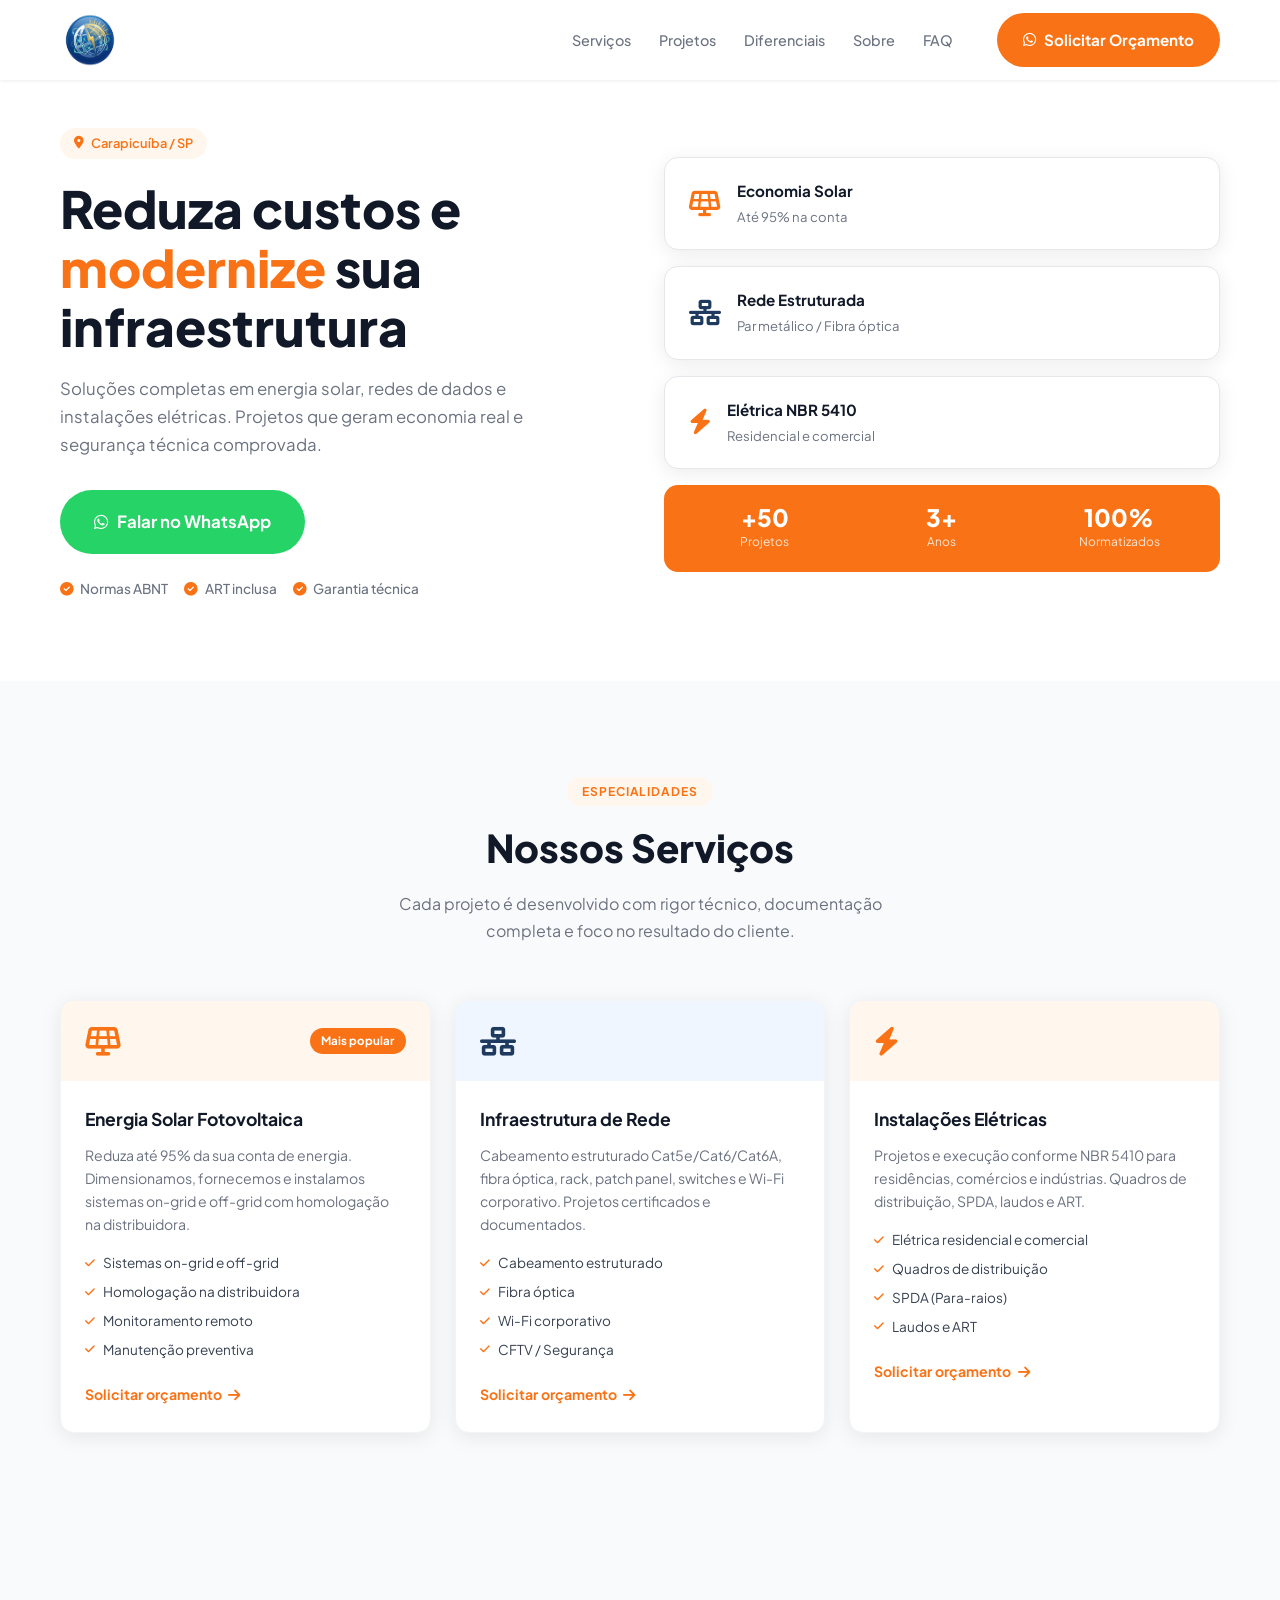
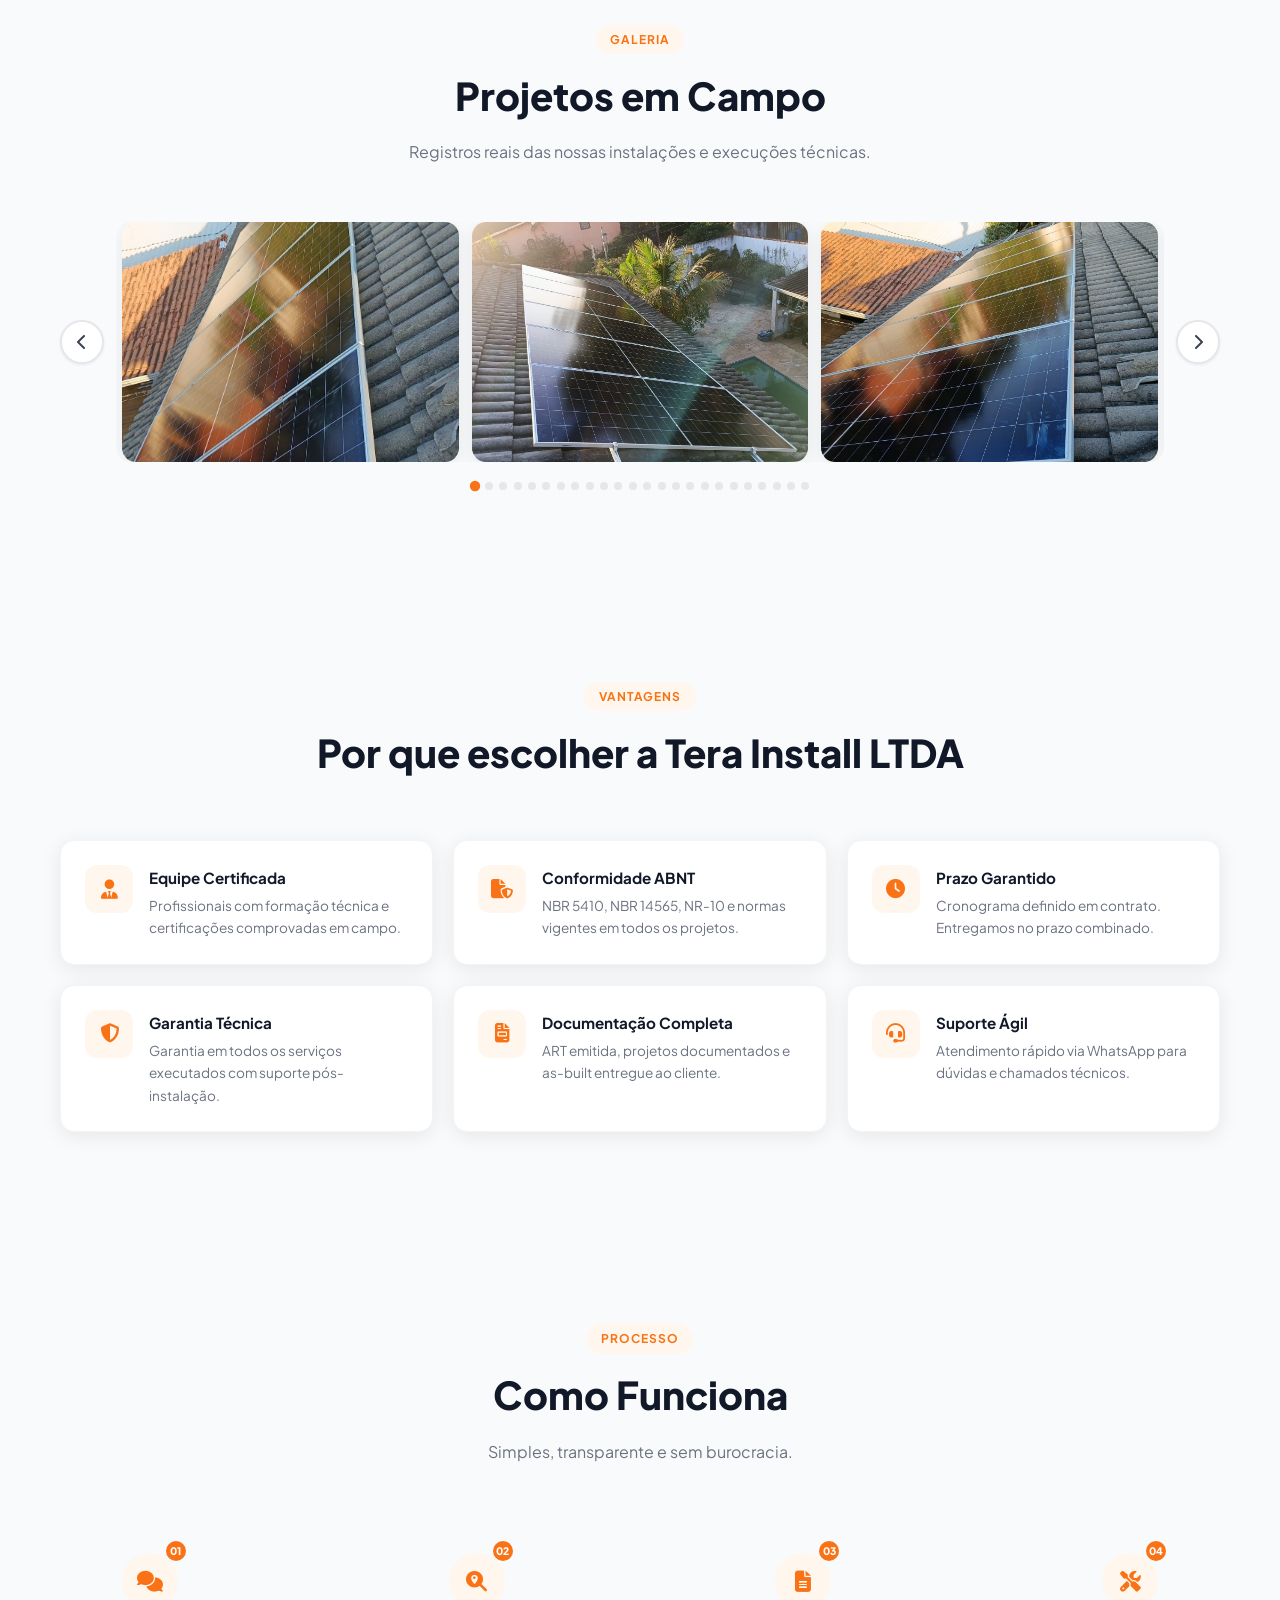
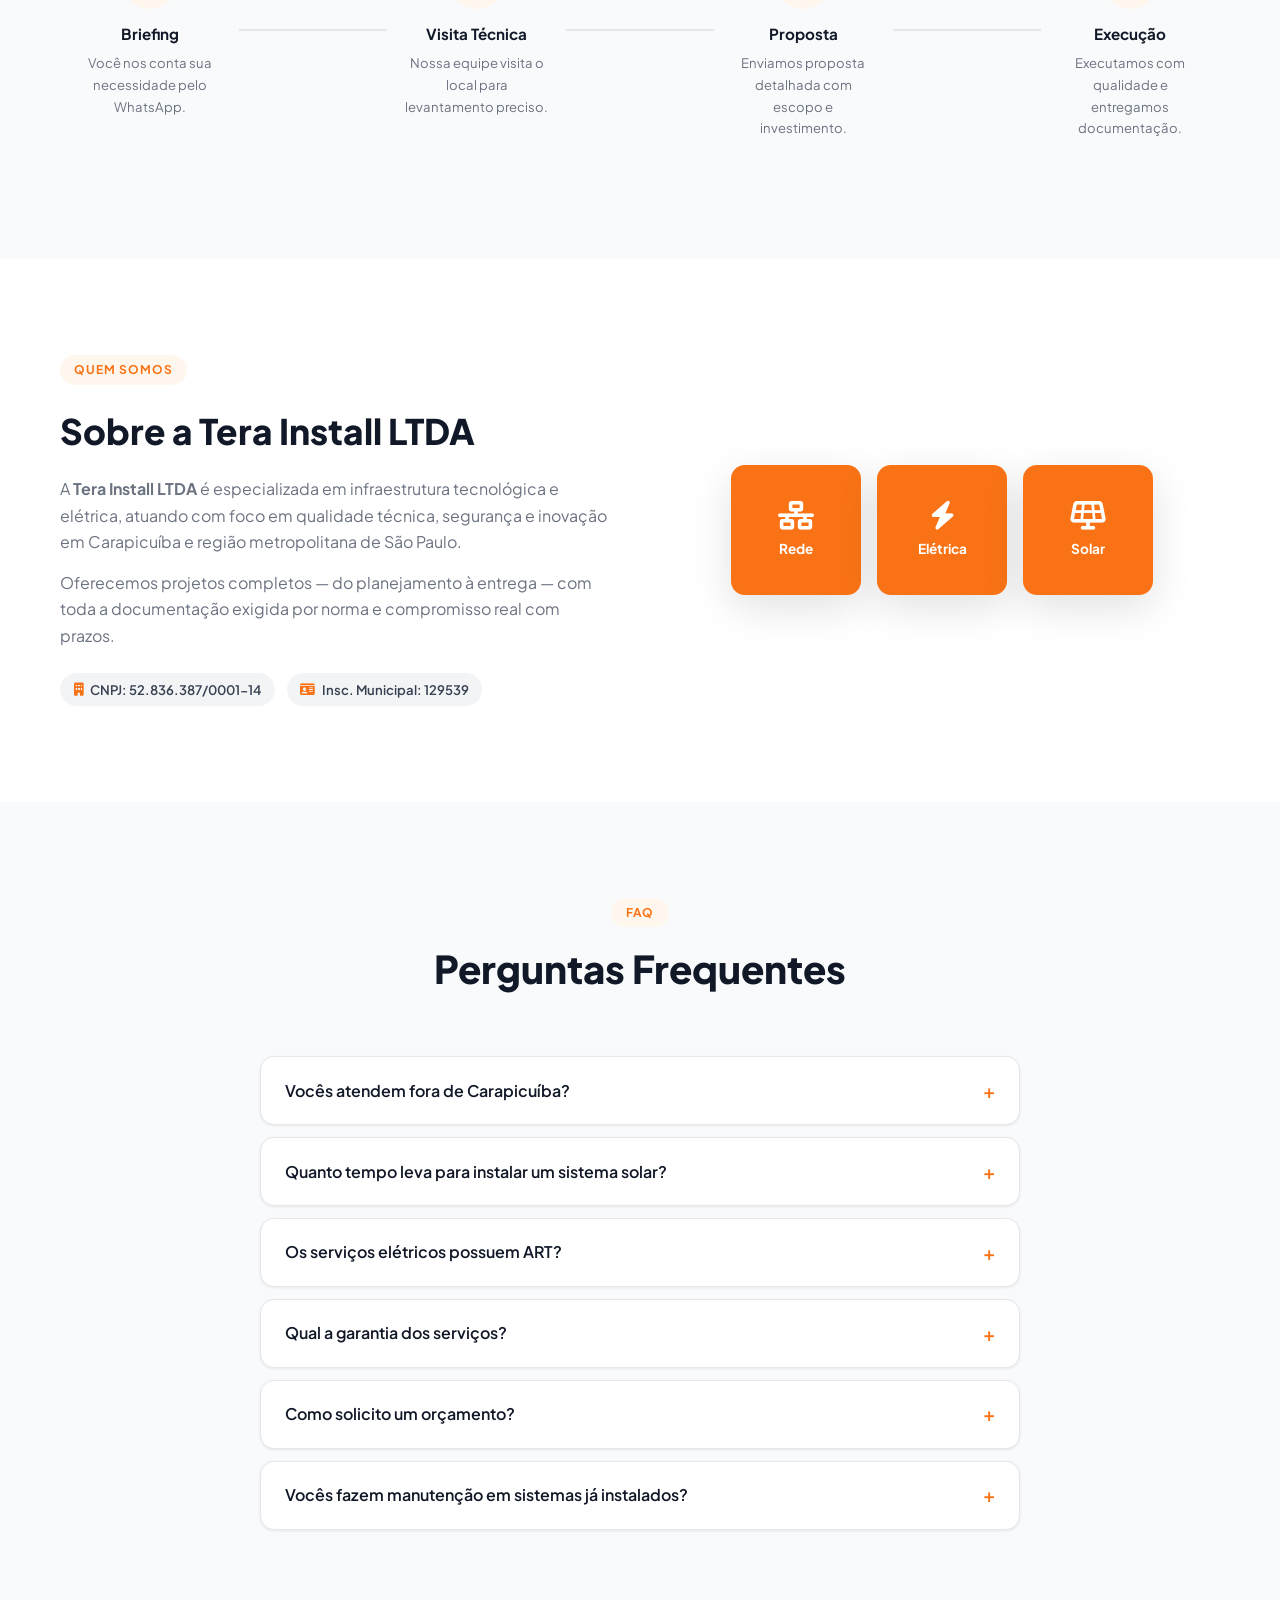
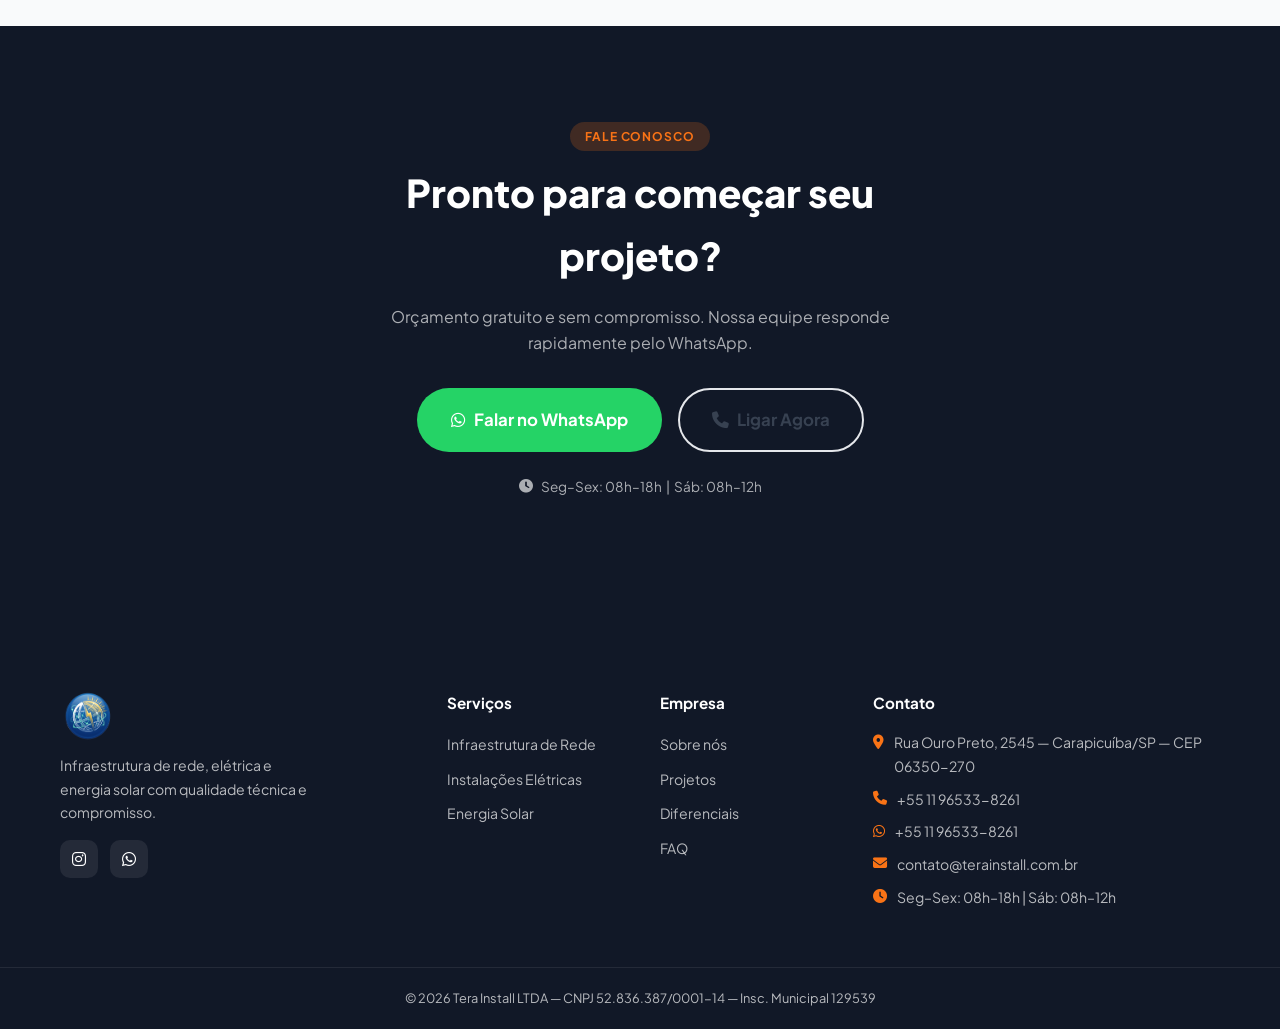
<file: tera-3/index.html>
<!DOCTYPE html>
<html lang="pt-BR">
<head>
  <meta charset="UTF-8" />
  <meta name="viewport" content="width=device-width, initial-scale=1.0" />
  <title>Tera Install LTDA | Infraestrutura de Rede, Elétrica e Energia Solar</title>
  <meta name="description" content="Tera Install LTDA — Soluções em infraestrutura de rede, instalações elétricas e energia solar fotovoltaica em Carapicuíba/SP." />
  <link rel="stylesheet" href="style.css" />
  <link rel="preconnect" href="https://fonts.googleapis.com" />
  <link href="https://fonts.googleapis.com/css2?family=Plus+Jakarta+Sans:wght@400;500;600;700;800&display=swap" rel="stylesheet" />
  <link rel="stylesheet" href="https://cdnjs.cloudflare.com/ajax/libs/font-awesome/6.5.0/css/all.min.css" />
</head>
<body>

  <!-- HEADER -->
  <header class="header" id="header">
    <div class="container header__inner">
      <a href="#hero" class="logo" aria-label="Tera Install LTDA">
        <img src="logo_tera_01.png" alt="Tera Install LTDA" class="logo__img" />
      </a>
      <nav class="nav" id="nav" aria-label="Menu principal">
        <ul class="nav__list">
          <li><a href="#servicos">Serviços</a></li>
          <li><a href="#galeria">Projetos</a></li>
          <li><a href="#diferenciais">Diferenciais</a></li>
          <li><a href="#sobre">Sobre</a></li>
          <li><a href="#faq">FAQ</a></li>
        </ul>
      </nav>
      <a href="https://wa.me/5511965338261?text=Olá!%20Gostaria%20de%20solicitar%20um%20orçamento." target="_blank" rel="noopener" class="btn btn--primary header__cta">
        <i class="fa-brands fa-whatsapp"></i> Solicitar Orçamento
      </a>
      <button class="hamburger" id="hamburger" aria-label="Abrir menu" aria-expanded="false">
        <span></span><span></span><span></span>
      </button>
    </div>
  </header>

  <!-- HERO -->
  <section class="hero" id="hero">
    <div class="container hero__inner">
      <div class="hero__text">
        <span class="hero__badge"><i class="fa-solid fa-location-dot"></i> Carapicuíba / SP</span>
        <h1>Reduza custos e <span class="accent">modernize</span> sua infraestrutura</h1>
        <p>Soluções completas em energia solar, redes de dados e instalações elétricas. Projetos que geram economia real e segurança técnica comprovada.</p>
        <a href="https://wa.me/5511965338261?text=Olá!%20Gostaria%20de%20solicitar%20um%20orçamento." target="_blank" rel="noopener" class="btn btn--whatsapp btn--lg">
          <i class="fa-brands fa-whatsapp"></i> Falar no WhatsApp
        </a>
        <div class="hero__trust">
          <span><i class="fa-solid fa-circle-check"></i> Normas ABNT</span>
          <span><i class="fa-solid fa-circle-check"></i> ART inclusa</span>
          <span><i class="fa-solid fa-circle-check"></i> Garantia técnica</span>
        </div>
      </div>
      <div class="hero__visual" aria-hidden="true">
        <div class="hero__card hero__card--1">
          <i class="fa-solid fa-solar-panel"></i>
          <div>
            <strong>Economia Solar</strong>
            <span>Até 95% na conta</span>
          </div>
        </div>
        <div class="hero__card hero__card--2">
          <i class="fa-solid fa-network-wired"></i>
          <div>
            <strong>Rede Estruturada</strong>
            <span>Par metálico / Fibra óptica</span>
          </div>
        </div>
        <div class="hero__card hero__card--3">
          <i class="fa-solid fa-bolt"></i>
          <div>
            <strong>Elétrica NBR 5410</strong>
            <span>Residencial e comercial</span>
          </div>
        </div>
        <div class="hero__stats">
          <div class="stat"><strong>+50</strong><span>Projetos</span></div>
          <div class="stat"><strong>3+</strong><span>Anos</span></div>
          <div class="stat"><strong>100%</strong><span>Normatizados</span></div>
        </div>
      </div>
    </div>
  </section>

  <!-- SERVIÇOS -->
  <section class="section section--gray" id="servicos">
    <div class="container">
      <div class="section__header">
        <span class="section__tag">Especialidades</span>
        <h2>Nossos Serviços</h2>
        <p>Cada projeto é desenvolvido com rigor técnico, documentação completa e foco no resultado do cliente.</p>
      </div>
      <div class="cards">
        <article class="card">
          <div class="card__top card__top--orange">
            <i class="fa-solid fa-solar-panel"></i>
            <span class="card__label">Mais popular</span>
          </div>
          <div class="card__body">
            <h3>Energia Solar Fotovoltaica</h3>
            <p>Reduza até 95% da sua conta de energia. Dimensionamos, fornecemos e instalamos sistemas on-grid e off-grid com homologação na distribuidora.</p>
            <ul>
              <li><i class="fa-solid fa-check"></i> Sistemas on-grid e off-grid</li>
              <li><i class="fa-solid fa-check"></i> Homologação na distribuidora</li>
              <li><i class="fa-solid fa-check"></i> Monitoramento remoto</li>
              <li><i class="fa-solid fa-check"></i> Manutenção preventiva</li>
            </ul>
            <a href="https://wa.me/5511965338261?text=Olá!%20Tenho%20interesse%20em%20energia%20solar." target="_blank" rel="noopener" class="card__cta">Solicitar orçamento <i class="fa-solid fa-arrow-right"></i></a>
          </div>
        </article>
        <article class="card">
          <div class="card__top card__top--blue">
            <i class="fa-solid fa-network-wired"></i>
          </div>
          <div class="card__body">
            <h3>Infraestrutura de Rede</h3>
            <p>Cabeamento estruturado Cat5e/Cat6/Cat6A, fibra óptica, rack, patch panel, switches e Wi-Fi corporativo. Projetos certificados e documentados.</p>
            <ul>
              <li><i class="fa-solid fa-check"></i> Cabeamento estruturado</li>
              <li><i class="fa-solid fa-check"></i> Fibra óptica</li>
              <li><i class="fa-solid fa-check"></i> Wi-Fi corporativo</li>
              <li><i class="fa-solid fa-check"></i> CFTV / Segurança</li>
            </ul>
            <a href="https://wa.me/5511965338261?text=Olá!%20Tenho%20interesse%20em%20infraestrutura%20de%20rede." target="_blank" rel="noopener" class="card__cta">Solicitar orçamento <i class="fa-solid fa-arrow-right"></i></a>
          </div>
        </article>
        <article class="card">
          <div class="card__top card__top--orange">
            <i class="fa-solid fa-bolt"></i>
          </div>
          <div class="card__body">
            <h3>Instalações Elétricas</h3>
            <p>Projetos e execução conforme NBR 5410 para residências, comércios e indústrias. Quadros de distribuição, SPDA, laudos e ART.</p>
            <ul>
              <li><i class="fa-solid fa-check"></i> Elétrica residencial e comercial</li>
              <li><i class="fa-solid fa-check"></i> Quadros de distribuição</li>
              <li><i class="fa-solid fa-check"></i> SPDA (Para-raios)</li>
              <li><i class="fa-solid fa-check"></i> Laudos e ART</li>
            </ul>
            <a href="https://wa.me/5511965338261?text=Olá!%20Tenho%20interesse%20em%20instalação%20elétrica." target="_blank" rel="noopener" class="card__cta">Solicitar orçamento <i class="fa-solid fa-arrow-right"></i></a>
          </div>
        </article>
      </div>
    </div>
  </section>

  <!-- CARROSSEL DE PROJETOS -->
  <section class="section section--gray" id="galeria">
    <div class="container">
      <div class="section__header">
        <span class="section__tag">Galeria</span>
        <h2>Projetos em Campo</h2>
        <p>Registros reais das nossas instalações e execuções técnicas.</p>
      </div>
      <div class="carousel">
        <button class="carousel__btn carousel__btn--prev" aria-label="Anterior"><i class="fa-solid fa-chevron-left"></i></button>
        <div class="carousel__track-wrap">
          <div class="carousel__track" id="carouselTrack">
            <div class="carousel__slide"><img src="fotos_projetos/WhatsApp Image 2026-04-26 at 16.11.41.jpeg" alt="Projeto Tera Install" loading="lazy" /></div>
            <div class="carousel__slide"><img src="fotos_projetos/WhatsApp Image 2026-04-26 at 16.11.41 (1).jpeg" alt="Projeto Tera Install" loading="lazy" /></div>
            <div class="carousel__slide"><img src="fotos_projetos/WhatsApp Image 2026-04-26 at 16.11.41 (2).jpeg" alt="Projeto Tera Install" loading="lazy" /></div>
            <div class="carousel__slide"><img src="fotos_projetos/WhatsApp Image 2026-04-26 at 16.11.42.jpeg" alt="Projeto Tera Install" loading="lazy" /></div>
            <div class="carousel__slide"><img src="fotos_projetos/WhatsApp Image 2026-04-26 at 16.11.42 (1).jpeg" alt="Projeto Tera Install" loading="lazy" /></div>
            <div class="carousel__slide"><img src="fotos_projetos/WhatsApp Image 2026-04-26 at 16.11.42 (2).jpeg" alt="Projeto Tera Install" loading="lazy" /></div>
            <div class="carousel__slide"><img src="fotos_projetos/WhatsApp Image 2026-04-26 at 16.11.42 (3).jpeg" alt="Projeto Tera Install" loading="lazy" /></div>
            <div class="carousel__slide"><img src="fotos_projetos/WhatsApp Image 2026-04-26 at 16.11.43.jpeg" alt="Projeto Tera Install" loading="lazy" /></div>
            <div class="carousel__slide"><img src="fotos_projetos/WhatsApp Image 2026-04-26 at 16.11.44.jpeg" alt="Projeto Tera Install" loading="lazy" /></div>
            <div class="carousel__slide"><img src="fotos_projetos/WhatsApp Image 2026-04-26 at 16.11.44 (1).jpeg" alt="Projeto Tera Install" loading="lazy" /></div>
            <div class="carousel__slide"><img src="fotos_projetos/WhatsApp Image 2026-04-26 at 16.11.44 (2).jpeg" alt="Projeto Tera Install" loading="lazy" /></div>
            <div class="carousel__slide"><img src="fotos_projetos/WhatsApp Image 2026-04-26 at 16.11.45.jpeg" alt="Projeto Tera Install" loading="lazy" /></div>
            <div class="carousel__slide"><img src="fotos_projetos/WhatsApp Image 2026-04-26 at 16.11.46.jpeg" alt="Projeto Tera Install" loading="lazy" /></div>
            <div class="carousel__slide"><img src="fotos_projetos/WhatsApp Image 2026-04-26 at 16.11.46 (1).jpeg" alt="Projeto Tera Install" loading="lazy" /></div>
            <div class="carousel__slide"><img src="fotos_projetos/WhatsApp Image 2026-04-26 at 16.11.46 (2).jpeg" alt="Projeto Tera Install" loading="lazy" /></div>
            <div class="carousel__slide"><img src="fotos_projetos/WhatsApp Image 2026-04-26 at 16.11.47.jpeg" alt="Projeto Tera Install" loading="lazy" /></div>
            <div class="carousel__slide"><img src="fotos_projetos/WhatsApp Image 2026-04-26 at 16.11.48.jpeg" alt="Projeto Tera Install" loading="lazy" /></div>
            <div class="carousel__slide"><img src="fotos_projetos/WhatsApp Image 2026-04-26 at 16.11.48 (1).jpeg" alt="Projeto Tera Install" loading="lazy" /></div>
            <div class="carousel__slide"><img src="fotos_projetos/WhatsApp Image 2026-04-26 at 16.11.48 (2).jpeg" alt="Projeto Tera Install" loading="lazy" /></div>
            <div class="carousel__slide"><img src="fotos_projetos/WhatsApp Image 2026-04-26 at 16.14.10.jpeg" alt="Projeto Tera Install" loading="lazy" /></div>
            <div class="carousel__slide"><img src="fotos_projetos/WhatsApp Image 2026-04-26 at 16.14.50.jpeg" alt="Projeto Tera Install" loading="lazy" /></div>
            <div class="carousel__slide"><img src="fotos_projetos/WhatsApp Image 2026-04-26 at 16.16.09.jpeg" alt="Projeto Tera Install" loading="lazy" /></div>
            <div class="carousel__slide"><img src="fotos_projetos/WhatsApp Image 2026-04-26 at 16.17.05.jpeg" alt="Projeto Tera Install" loading="lazy" /></div>
            <div class="carousel__slide"><img src="fotos_projetos/WhatsApp Image 2026-04-26 at 16.21.45.jpeg" alt="Projeto Tera Install" loading="lazy" /></div>
          </div>
        </div>
        <button class="carousel__btn carousel__btn--next" aria-label="Próximo"><i class="fa-solid fa-chevron-right"></i></button>
      </div>
      <div class="carousel__dots" id="carouselDots"></div>
    </div>
  </section>

  <!-- DIFERENCIAIS -->
  <section class="section section--gray" id="diferenciais">
    <div class="container">
      <div class="section__header">
        <span class="section__tag">Vantagens</span>
        <h2>Por que escolher a Tera Install LTDA</h2>
      </div>
      <div class="diferenciais">
        <div class="diferencial"><div class="dif__icon"><i class="fa-solid fa-user-tie"></i></div><div><h4>Equipe Certificada</h4><p>Profissionais com formação técnica e certificações comprovadas em campo.</p></div></div>
        <div class="diferencial"><div class="dif__icon"><i class="fa-solid fa-file-shield"></i></div><div><h4>Conformidade ABNT</h4><p>NBR 5410, NBR 14565, NR-10 e normas vigentes em todos os projetos.</p></div></div>
        <div class="diferencial"><div class="dif__icon"><i class="fa-solid fa-clock"></i></div><div><h4>Prazo Garantido</h4><p>Cronograma definido em contrato. Entregamos no prazo combinado.</p></div></div>
        <div class="diferencial"><div class="dif__icon"><i class="fa-solid fa-shield-halved"></i></div><div><h4>Garantia Técnica</h4><p>Garantia em todos os serviços executados com suporte pós-instalação.</p></div></div>
        <div class="diferencial"><div class="dif__icon"><i class="fa-solid fa-file-invoice"></i></div><div><h4>Documentação Completa</h4><p>ART emitida, projetos documentados e as-built entregue ao cliente.</p></div></div>
        <div class="diferencial"><div class="dif__icon"><i class="fa-solid fa-headset"></i></div><div><h4>Suporte Ágil</h4><p>Atendimento rápido via WhatsApp para dúvidas e chamados técnicos.</p></div></div>
      </div>
    </div>
  </section>

  <!-- COMO FUNCIONA -->
  <section class="section section--gray" id="como-funciona">
    <div class="container">
      <div class="section__header">
        <span class="section__tag">Processo</span>
        <h2>Como Funciona</h2>
        <p>Simples, transparente e sem burocracia.</p>
      </div>
      <div class="steps">
        <div class="step"><div class="step__icon"><i class="fa-solid fa-comments"></i></div><div class="step__num">01</div><h4>Briefing</h4><p>Você nos conta sua necessidade pelo WhatsApp.</p></div>
        <div class="step__line" aria-hidden="true"></div>
        <div class="step"><div class="step__icon"><i class="fa-solid fa-magnifying-glass-location"></i></div><div class="step__num">02</div><h4>Visita Técnica</h4><p>Nossa equipe visita o local para levantamento preciso.</p></div>
        <div class="step__line" aria-hidden="true"></div>
        <div class="step"><div class="step__icon"><i class="fa-solid fa-file-lines"></i></div><div class="step__num">03</div><h4>Proposta</h4><p>Enviamos proposta detalhada com escopo e investimento.</p></div>
        <div class="step__line" aria-hidden="true"></div>
        <div class="step"><div class="step__icon"><i class="fa-solid fa-screwdriver-wrench"></i></div><div class="step__num">04</div><h4>Execução</h4><p>Executamos com qualidade e entregamos documentação.</p></div>
      </div>
    </div>
  </section>

  <!-- SOBRE -->
  <section class="section" id="sobre">
    <div class="container sobre__inner">
      <div class="sobre__text">
        <span class="section__tag">Quem somos</span>
        <h2>Sobre a Tera Install LTDA</h2>
        <p>A <strong>Tera Install LTDA</strong> é especializada em infraestrutura tecnológica e elétrica, atuando com foco em qualidade técnica, segurança e inovação em Carapicuíba e região metropolitana de São Paulo.</p>
        <p>Oferecemos projetos completos — do planejamento à entrega — com toda a documentação exigida por norma e compromisso real com prazos.</p>
        <div class="sobre__badges">
          <span><i class="fa-solid fa-building"></i> CNPJ: 52.836.387/0001-14</span>
          <span><i class="fa-solid fa-id-card"></i> Insc. Municipal: 129539</span>
        </div>
      </div>
      <div class="sobre__visual">
        <div class="sobre__card"><i class="fa-solid fa-network-wired"></i><span>Rede</span></div>
        <div class="sobre__card"><i class="fa-solid fa-bolt"></i><span>Elétrica</span></div>
        <div class="sobre__card"><i class="fa-solid fa-solar-panel"></i><span>Solar</span></div>
      </div>
    </div>
  </section>

  <!-- FAQ -->
  <section class="section section--gray" id="faq">
    <div class="container">
      <div class="section__header">
        <span class="section__tag">FAQ</span>
        <h2>Perguntas Frequentes</h2>
      </div>
      <div class="faq__list">
        <details class="faq__item"><summary>Vocês atendem fora de Carapicuíba?</summary><p>Sim! Atendemos toda a região metropolitana de São Paulo.</p></details>
        <details class="faq__item"><summary>Quanto tempo leva para instalar um sistema solar?</summary><p>Em média 2 a 5 dias úteis. A homologação na distribuidora leva de 30 a 90 dias.</p></details>
        <details class="faq__item"><summary>Os serviços elétricos possuem ART?</summary><p>Sim. Todos os projetos elétricos são acompanhados de ART emitida por engenheiro habilitado.</p></details>
        <details class="faq__item"><summary>Qual a garantia dos serviços?</summary><p>Garantia técnica em todos os serviços, com prazo especificado em contrato.</p></details>
        <details class="faq__item"><summary>Como solicito um orçamento?</summary><p>Entre em contato pelo WhatsApp ou telefone. Retornamos em até 24 horas úteis.</p></details>
        <details class="faq__item"><summary>Vocês fazem manutenção em sistemas já instalados?</summary><p>Sim! Realizamos manutenção preventiva e corretiva mesmo em sistemas não instalados por nós.</p></details>
      </div>
    </div>
  </section>

  <!-- CTA FINAL -->
  <section class="section section--cta" id="orcamento">
    <div class="container cta__center">
      <span class="section__tag">Fale conosco</span>
      <h2>Pronto para começar seu projeto?</h2>
      <p>Orçamento gratuito e sem compromisso. Nossa equipe responde rapidamente pelo WhatsApp.</p>
      <div class="cta__buttons">
        <a href="https://wa.me/5511965338261?text=Olá!%20Gostaria%20de%20solicitar%20um%20orçamento." target="_blank" rel="noopener" class="btn btn--whatsapp btn--lg">
          <i class="fa-brands fa-whatsapp"></i> Falar no WhatsApp
        </a>
        <a href="tel:+5511965338261" class="btn btn--outline-dark btn--lg">
          <i class="fa-solid fa-phone"></i> Ligar Agora
        </a>
      </div>
      <p class="cta__info"><i class="fa-solid fa-clock"></i> Seg–Sex: 08h–18h &nbsp;|&nbsp; Sáb: 08h–12h</p>
    </div>
  </section>

  <!-- FOOTER -->
  <footer class="footer" id="contato">
    <div class="container footer__inner">
      <div class="footer__brand">
        <a href="#hero" class="logo logo--white" aria-label="Tera Install LTDA">
          <img src="logo_tera_01.png" alt="Tera Install LTDA" class="logo__img logo__img--footer" />
        </a>
        <p>Infraestrutura de rede, elétrica e energia solar com qualidade técnica e compromisso.</p>
        <div class="footer__social">
          <a href="https://instagram.com/terainstall" target="_blank" rel="noopener" aria-label="Instagram"><i class="fa-brands fa-instagram"></i></a>
          <a href="https://wa.me/5511965338261" target="_blank" rel="noopener" aria-label="WhatsApp"><i class="fa-brands fa-whatsapp"></i></a>
        </div>
      </div>
      <div class="footer__col">
        <h4>Serviços</h4>
        <ul>
          <li><a href="#servicos">Infraestrutura de Rede</a></li>
          <li><a href="#servicos">Instalações Elétricas</a></li>
          <li><a href="#servicos">Energia Solar</a></li>
        </ul>
      </div>
      <div class="footer__col">
        <h4>Empresa</h4>
        <ul>
          <li><a href="#sobre">Sobre nós</a></li>
          <li><a href="#galeria">Projetos</a></li>
          <li><a href="#diferenciais">Diferenciais</a></li>
          <li><a href="#faq">FAQ</a></li>
        </ul>
      </div>
      <div class="footer__col footer__contact">
        <h4>Contato</h4>
        <address>
          <p><i class="fa-solid fa-location-dot"></i> Rua Ouro Preto, 2545 — Carapicuíba/SP — CEP 06350-270</p>
          <p><i class="fa-solid fa-phone"></i> <a href="tel:+5511965338261">+55 11 96533-8261</a></p>
          <p><i class="fa-brands fa-whatsapp"></i> <a href="https://wa.me/5511965338261" target="_blank" rel="noopener">+55 11 96533-8261</a></p>
          <p><i class="fa-solid fa-envelope"></i> <a href="mailto:contato@terainstall.com.br">contato@terainstall.com.br</a></p>
          <p><i class="fa-solid fa-clock"></i> Seg–Sex: 08h–18h | Sáb: 08h–12h</p>
        </address>
      </div>
    </div>
    <div class="footer__bottom">
      <div class="container">
        <p>© <span id="year"></span> Tera Install LTDA — CNPJ 52.836.387/0001-14 — Insc. Municipal 129539</p>
      </div>
    </div>
  </footer>

  <a href="https://wa.me/5511965338261?text=Olá!%20Gostaria%20de%20solicitar%20um%20orçamento." target="_blank" rel="noopener" class="whatsapp-float" aria-label="Falar no WhatsApp">
    <i class="fa-brands fa-whatsapp"></i>
  </a>

  <script src="script.js"></script>
</body>
</html>
</file>
<file: tera-1/style.css>
/* =============================================
   TERA INSTALL — style.css
   Paleta: Azul #1a3a6b | Amarelo #f59e0b
   Mobile-first
   ============================================= */

/* ---- RESET & BASE ---- */
*, *::before, *::after { box-sizing: border-box; margin: 0; padding: 0; }

:root {
  --blue:       #1a3a6b;
  --blue-mid:   #1e4d8c;
  --blue-light: #2563eb;
  --yellow:     #f59e0b;
  --yellow-dark:#d97706;
  --white:      #ffffff;
  --gray-50:    #f8fafc;
  --gray-100:   #f1f5f9;
  --gray-300:   #cbd5e1;
  --gray-500:   #64748b;
  --gray-700:   #334155;
  --gray-900:   #0f172a;
  --radius:     10px;
  --shadow:     0 4px 24px rgba(26,58,107,.10);
  --shadow-lg:  0 8px 40px rgba(26,58,107,.18);
  --transition: .25s ease;
  --font:       'Inter', system-ui, sans-serif;
}

html { scroll-behavior: smooth; font-size: 16px; }

body {
  font-family: var(--font);
  color: var(--gray-700);
  background: var(--white);
  line-height: 1.65;
  overflow-x: hidden;
}

img { max-width: 100%; display: block; }
a { color: inherit; text-decoration: none; }
ul { list-style: none; }
address { font-style: normal; }

/* ---- CONTAINER ---- */
.container {
  width: 100%;
  max-width: 1200px;
  margin: 0 auto;
  padding: 0 1.25rem;
}

/* ---- BUTTONS ---- */
.btn {
  display: inline-flex;
  align-items: center;
  gap: .5rem;
  padding: .75rem 1.5rem;
  border-radius: var(--radius);
  font-weight: 600;
  font-size: .95rem;
  cursor: pointer;
  border: 2px solid transparent;
  transition: background var(--transition), color var(--transition), transform var(--transition), box-shadow var(--transition);
  white-space: nowrap;
}
.btn:focus-visible { outline: 3px solid var(--yellow); outline-offset: 3px; }
.btn--primary { background: var(--yellow); color: var(--blue); }
.btn--primary:hover { background: var(--yellow-dark); transform: translateY(-2px); box-shadow: 0 6px 20px rgba(245,158,11,.35); }
.btn--outline { background: transparent; border-color: var(--white); color: var(--white); }
.btn--outline:hover { background: var(--white); color: var(--blue); }
.btn--whatsapp { background: #25d366; color: var(--white); }
.btn--whatsapp:hover { background: #1ebe5d; transform: translateY(-2px); box-shadow: 0 6px 20px rgba(37,211,102,.35); }
.btn--lg { padding: 1rem 2rem; font-size: 1.05rem; }
.btn--full { width: 100%; justify-content: center; }

/* ---- SECTION BASE ---- */
.section { padding: 5rem 0; }
.section--gray { background: var(--gray-50); }
.section__header { text-align: center; margin-bottom: 3rem; }
.section__header h2 { font-size: clamp(1.6rem, 3vw, 2.2rem); color: var(--blue); margin: .4rem 0 .75rem; }
.section__header p { color: var(--gray-500); max-width: 560px; margin: 0 auto; }
.section__tag {
  display: inline-block;
  background: rgba(245,158,11,.15);
  color: var(--yellow-dark);
  font-size: .78rem;
  font-weight: 700;
  letter-spacing: .08em;
  text-transform: uppercase;
  padding: .25rem .75rem;
  border-radius: 50px;
}

/* ---- HIGHLIGHT ---- */
.highlight { color: var(--yellow); }

/* =============================================
   HEADER
   ============================================= */
.header {
  position: fixed;
  top: 0; left: 0; right: 0;
  z-index: 1000;
  background: var(--white);
  box-shadow: 0 2px 12px rgba(0,0,0,.08);
  transition: box-shadow var(--transition);
}
.header__inner {
  display: flex;
  align-items: center;
  gap: 1.5rem;
  height: 68px;
}
.logo {
  display: flex;
  align-items: center;
  gap: .5rem;
  font-size: 1.2rem;
  font-weight: 700;
  color: var(--blue);
  flex-shrink: 0;
}
.logo__icon {
  width: 36px; height: 36px;
  background: var(--yellow);
  border-radius: 8px;
  display: flex; align-items: center; justify-content: center;
  color: var(--blue);
  font-size: 1rem;
}
.logo__text strong { color: var(--yellow-dark); }
.logo--white { color: var(--white); }
.logo--white .logo__text strong { color: var(--yellow); }

.nav { margin-left: auto; }
.nav__list { display: flex; gap: .25rem; }
.nav__list a {
  padding: .45rem .75rem;
  border-radius: 6px;
  font-size: .9rem;
  font-weight: 500;
  color: var(--gray-700);
  transition: color var(--transition), background var(--transition);
}
.nav__list a:hover { color: var(--blue); background: var(--gray-100); }

.header__cta { margin-left: .5rem; flex-shrink: 0; }

.hamburger {
  display: none;
  flex-direction: column;
  gap: 5px;
  background: none;
  border: none;
  cursor: pointer;
  padding: .4rem;
  margin-left: auto;
}
.hamburger span {
  display: block;
  width: 24px; height: 2px;
  background: var(--blue);
  border-radius: 2px;
  transition: transform var(--transition), opacity var(--transition);
}
.hamburger.open span:nth-child(1) { transform: translateY(7px) rotate(45deg); }
.hamburger.open span:nth-child(2) { opacity: 0; }
.hamburger.open span:nth-child(3) { transform: translateY(-7px) rotate(-45deg); }

/* =============================================
   HERO
   ============================================= */
.hero {
  position: relative;
  min-height: 100vh;
  display: flex;
  align-items: center;
  padding: 7rem 0 4rem;
  overflow: hidden;
}
.hero__bg {
  position: absolute;
  inset: 0;
  background: linear-gradient(135deg, var(--blue) 0%, var(--blue-mid) 60%, #0f2a52 100%);
  z-index: 0;
}
.hero__bg::after {
  content: '';
  position: absolute;
  inset: 0;
  background: url("data:image/svg+xml,%3Csvg width='60' height='60' viewBox='0 0 60 60' xmlns='http://www.w3.org/2000/svg'%3E%3Cg fill='none' fill-rule='evenodd'%3E%3Cg fill='%23ffffff' fill-opacity='0.03'%3E%3Cpath d='M36 34v-4h-2v4h-4v2h4v4h2v-4h4v-2h-4zm0-30V0h-2v4h-4v2h4v4h2V6h4V4h-4zM6 34v-4H4v4H0v2h4v4h2v-4h4v-2H6zM6 4V0H4v4H0v2h4v4h2V6h4V4H6z'/%3E%3C/g%3E%3C/g%3E%3C/svg%3E");
}
.hero__content {
  position: relative;
  z-index: 1;
  color: var(--white);
  max-width: 700px;
}
.hero__badge {
  display: inline-flex;
  align-items: center;
  gap: .4rem;
  background: rgba(255,255,255,.12);
  border: 1px solid rgba(255,255,255,.2);
  color: var(--yellow);
  font-size: .8rem;
  font-weight: 600;
  padding: .3rem .9rem;
  border-radius: 50px;
  margin-bottom: 1.25rem;
  letter-spacing: .05em;
}
.hero__title {
  font-size: clamp(2rem, 5vw, 3.2rem);
  font-weight: 800;
  line-height: 1.15;
  margin-bottom: 1.25rem;
}
.hero__sub {
  font-size: clamp(1rem, 2vw, 1.15rem);
  color: rgba(255,255,255,.82);
  max-width: 560px;
  margin-bottom: 2rem;
}
.hero__actions { display: flex; flex-wrap: wrap; gap: 1rem; margin-bottom: 3rem; }
.hero__stats {
  display: flex;
  flex-wrap: wrap;
  gap: 2rem;
  padding-top: 2rem;
  border-top: 1px solid rgba(255,255,255,.15);
}
.stat { display: flex; flex-direction: column; }
.stat strong { font-size: 1.8rem; font-weight: 800; color: var(--yellow); line-height: 1; }
.stat span { font-size: .85rem; color: rgba(255,255,255,.7); margin-top: .2rem; }

/* =============================================
   CARDS DE SERVIÇOS
   ============================================= */
.cards {
  display: grid;
  grid-template-columns: repeat(auto-fit, minmax(280px, 1fr));
  gap: 1.5rem;
}
.card {
  background: var(--white);
  border-radius: var(--radius);
  padding: 2rem;
  box-shadow: var(--shadow);
  border: 1px solid var(--gray-100);
  transition: transform var(--transition), box-shadow var(--transition);
}
.card:hover { transform: translateY(-6px); box-shadow: var(--shadow-lg); }
.card--featured {
  border-color: var(--yellow);
  border-width: 2px;
  position: relative;
}
.card--featured::before {
  content: 'Mais Solicitado';
  position: absolute;
  top: -12px; left: 50%;
  transform: translateX(-50%);
  background: var(--yellow);
  color: var(--blue);
  font-size: .72rem;
  font-weight: 700;
  padding: .2rem .8rem;
  border-radius: 50px;
  white-space: nowrap;
}
.card__icon {
  width: 56px; height: 56px;
  border-radius: 12px;
  display: flex; align-items: center; justify-content: center;
  font-size: 1.4rem;
  margin-bottom: 1.25rem;
}
.card__icon--blue { background: rgba(26,58,107,.1); color: var(--blue); }
.card__icon--yellow { background: rgba(245,158,11,.15); color: var(--yellow-dark); }
.card h3 { font-size: 1.15rem; color: var(--blue); margin-bottom: .6rem; }
.card p { font-size: .9rem; color: var(--gray-500); margin-bottom: 1rem; }
.card ul { display: flex; flex-direction: column; gap: .4rem; }
.card ul li { font-size: .88rem; color: var(--gray-700); display: flex; align-items: center; gap: .5rem; }
.card ul li i { color: var(--yellow-dark); font-size: .75rem; }

/* =============================================
   CLIENTES / PROJETOS
   ============================================= */
.clients {
  display: grid;
  grid-template-columns: repeat(auto-fit, minmax(140px, 1fr));
  gap: 1rem;
  margin-bottom: 1rem;
}
.client-logo {
  background: var(--white);
  border: 2px dashed var(--gray-300);
  border-radius: var(--radius);
  height: 80px;
  display: flex; align-items: center; justify-content: center;
  transition: border-color var(--transition);
}
.client-logo:hover { border-color: var(--blue); }
.client-logo span { font-size: .8rem; font-weight: 700; color: var(--gray-300); letter-spacing: .05em; }
.clients__note { text-align: center; font-size: .8rem; color: var(--gray-500); font-style: italic; }

/* =============================================
   DIFERENCIAIS
   ============================================= */
.diferenciais {
  display: grid;
  grid-template-columns: repeat(auto-fit, minmax(240px, 1fr));
  gap: 1.5rem;
}
.diferencial {
  text-align: center;
  padding: 2rem 1.5rem;
  border-radius: var(--radius);
  background: var(--white);
  box-shadow: var(--shadow);
  transition: transform var(--transition);
}
.diferencial:hover { transform: translateY(-4px); }
.diferencial > i {
  font-size: 2rem;
  color: var(--yellow-dark);
  margin-bottom: 1rem;
  display: block;
}
.diferencial h4 { font-size: 1rem; color: var(--blue); margin-bottom: .5rem; }
.diferencial p { font-size: .88rem; color: var(--gray-500); }

/* =============================================
   DEPOIMENTOS
   ============================================= */
.testimonials {
  display: grid;
  grid-template-columns: repeat(auto-fit, minmax(260px, 1fr));
  gap: 1.5rem;
}
.testimonial {
  background: var(--white);
  border-radius: var(--radius);
  padding: 1.75rem;
  box-shadow: var(--shadow);
  border-left: 4px solid var(--yellow);
  position: relative;
}
.testimonial::before {
  content: '\201C';
  font-size: 4rem;
  color: var(--yellow);
  opacity: .3;
  position: absolute;
  top: .5rem; left: 1rem;
  line-height: 1;
  font-family: Georgia, serif;
}
.testimonial p { font-size: .92rem; color: var(--gray-700); margin-bottom: 1rem; padding-top: 1.5rem; }
.testimonial footer strong { color: var(--blue); font-size: .88rem; }
.testimonial footer { font-size: .82rem; color: var(--gray-500); }

/* =============================================
   COMO FUNCIONA
   ============================================= */
.steps {
  display: flex;
  flex-wrap: wrap;
  align-items: flex-start;
  justify-content: center;
  gap: 1rem;
}
.step {
  flex: 1;
  min-width: 160px;
  max-width: 220px;
  text-align: center;
  padding: 1.75rem 1rem;
  background: var(--white);
  border-radius: var(--radius);
  box-shadow: var(--shadow);
  position: relative;
}
.step__num {
  position: absolute;
  top: -14px; left: 50%;
  transform: translateX(-50%);
  background: var(--blue);
  color: var(--white);
  font-size: .75rem;
  font-weight: 800;
  width: 28px; height: 28px;
  border-radius: 50%;
  display: flex; align-items: center; justify-content: center;
}
.step > i { font-size: 1.8rem; color: var(--yellow-dark); margin-bottom: .75rem; display: block; }
.step h4 { font-size: .95rem; color: var(--blue); margin-bottom: .4rem; }
.step p { font-size: .83rem; color: var(--gray-500); }
.step__arrow { color: var(--gray-300); font-size: 1.2rem; align-self: center; display: flex; align-items: center; }

/* =============================================
   SOBRE
   ============================================= */
.sobre__inner {
  display: grid;
  grid-template-columns: 1fr;
  gap: 3rem;
  align-items: center;
}
.sobre__text .section__tag { margin-bottom: .5rem; }
.sobre__text h2 { font-size: clamp(1.6rem, 3vw, 2.2rem); color: var(--blue); margin: .4rem 0 1rem; }
.sobre__text p { color: var(--gray-500); margin-bottom: .9rem; }
.sobre__badges { display: flex; flex-wrap: wrap; gap: .75rem; margin-top: 1.5rem; }
.sobre__badges span {
  display: inline-flex;
  align-items: center;
  gap: .4rem;
  background: var(--gray-100);
  color: var(--gray-700);
  font-size: .82rem;
  font-weight: 600;
  padding: .35rem .85rem;
  border-radius: 50px;
}
.sobre__badges span i { color: var(--blue); }
.sobre__visual {
  display: flex;
  gap: 1rem;
  justify-content: center;
  flex-wrap: wrap;
}
.sobre__card {
  width: 120px; height: 120px;
  background: var(--blue);
  border-radius: var(--radius);
  display: flex;
  flex-direction: column;
  align-items: center;
  justify-content: center;
  gap: .5rem;
  color: var(--white);
  font-size: .85rem;
  font-weight: 600;
  box-shadow: var(--shadow-lg);
  transition: transform var(--transition);
}
.sobre__card:hover { transform: translateY(-4px); }
.sobre__card i { font-size: 1.8rem; color: var(--yellow); }

/* =============================================
   FAQ
   ============================================= */
.faq__list { max-width: 760px; margin: 0 auto; display: flex; flex-direction: column; gap: .75rem; }
.faq__item {
  background: var(--white);
  border: 1px solid var(--gray-100);
  border-radius: var(--radius);
  overflow: hidden;
  box-shadow: var(--shadow);
}
.faq__item summary {
  padding: 1.1rem 1.5rem;
  font-weight: 600;
  color: var(--blue);
  cursor: pointer;
  list-style: none;
  display: flex;
  justify-content: space-between;
  align-items: center;
  gap: 1rem;
  transition: background var(--transition);
}
.faq__item summary::-webkit-details-marker { display: none; }
.faq__item summary::after {
  content: '\002B';
  font-size: 1.2rem;
  color: var(--yellow-dark);
  flex-shrink: 0;
  transition: transform var(--transition);
}
.faq__item[open] summary { background: var(--gray-50); }
.faq__item[open] summary::after { content: '\2212'; }
.faq__item p { padding: 0 1.5rem 1.1rem; font-size: .9rem; color: var(--gray-500); }

/* =============================================
   CTA FINAL
   ============================================= */
.section--cta {
  background: linear-gradient(135deg, var(--blue) 0%, var(--blue-mid) 100%);
  color: var(--white);
  text-align: center;
}
.cta__center { max-width: 680px; margin: 0 auto; }
.cta__center h2 { font-size: clamp(1.6rem, 3vw, 2.4rem); margin-bottom: 1rem; }
.cta__center > p { color: rgba(255,255,255,.82); margin-bottom: 2rem; }
.cta__buttons { display: flex; flex-wrap: wrap; gap: 1rem; justify-content: center; margin-bottom: 1.5rem; }
.cta__info { font-size: .88rem; color: rgba(255,255,255,.6); display: flex; align-items: center; justify-content: center; gap: .5rem; }

/* =============================================
   FOOTER
   ============================================= */
.footer {
  background: var(--gray-900);
  color: rgba(255,255,255,.75);
  padding-top: 4rem;
}
.footer__inner {
  display: grid;
  grid-template-columns: 1fr;
  gap: 2.5rem;
  padding-bottom: 3rem;
}
.footer__brand p { font-size: .88rem; margin-top: .75rem; max-width: 260px; }
.footer__social { display: flex; gap: .75rem; margin-top: 1rem; }
.footer__social a {
  width: 38px; height: 38px;
  background: rgba(255,255,255,.08);
  border-radius: 8px;
  display: flex; align-items: center; justify-content: center;
  color: var(--white);
  font-size: 1rem;
  transition: background var(--transition);
}
.footer__social a:hover { background: var(--yellow); color: var(--blue); }
.footer__col h4 { color: var(--white); font-size: .95rem; margin-bottom: 1rem; }
.footer__col ul { display: flex; flex-direction: column; gap: .5rem; }
.footer__col ul a { font-size: .88rem; transition: color var(--transition); }
.footer__col ul a:hover { color: var(--yellow); }
.footer__contact address p {
  display: flex;
  align-items: flex-start;
  gap: .6rem;
  font-size: .88rem;
  margin-bottom: .6rem;
}
.footer__contact address i { color: var(--yellow); margin-top: .2rem; flex-shrink: 0; }
.footer__contact address a:hover { color: var(--yellow); }
.footer__bottom {
  border-top: 1px solid rgba(255,255,255,.08);
  padding: 1.25rem 0;
}
.footer__bottom .container {
  display: flex;
  flex-wrap: wrap;
  justify-content: space-between;
  gap: .5rem;
}
.footer__bottom p { font-size: .8rem; }

/* =============================================
   WHATSAPP FLOAT
   ============================================= */
.whatsapp-float {
  position: fixed;
  bottom: 1.5rem;
  right: 1.5rem;
  z-index: 999;
  width: 58px; height: 58px;
  background: #25d366;
  border-radius: 50%;
  display: flex; align-items: center; justify-content: center;
  color: var(--white);
  font-size: 1.6rem;
  box-shadow: 0 4px 20px rgba(37,211,102,.5);
  transition: transform var(--transition), box-shadow var(--transition);
  animation: pulse 2.5s infinite;
}
.whatsapp-float:hover { transform: scale(1.1); box-shadow: 0 6px 28px rgba(37,211,102,.65); }

@keyframes pulse {
  0%, 100% { box-shadow: 0 4px 20px rgba(37,211,102,.5); }
  50% { box-shadow: 0 4px 32px rgba(37,211,102,.8); }
}

/* =============================================
   RESPONSIVO
   ============================================= */
@media (min-width: 640px) {
  .footer__inner { grid-template-columns: repeat(2, 1fr); }
  .sobre__visual .sobre__card { width: 140px; height: 140px; }
}

@media (min-width: 768px) {
  .nav { display: flex !important; }
  .hamburger { display: none !important; }
  .header__cta { display: inline-flex !important; }
  .sobre__inner { grid-template-columns: 1fr 1fr; }
}

@media (min-width: 1024px) {
  .footer__inner { grid-template-columns: 2fr 1fr 1fr 2fr; }
}

/* Mobile nav */
@media (max-width: 767px) {
  .nav {
    display: none;
    position: fixed;
    top: 68px; left: 0; right: 0;
    background: var(--white);
    box-shadow: 0 8px 24px rgba(0,0,0,.12);
    padding: 1rem 1.25rem 1.5rem;
    z-index: 999;
  }
  .nav.open { display: block; }
  .nav__list { flex-direction: column; gap: .25rem; }
  .nav__list a { display: block; padding: .65rem 1rem; font-size: 1rem; }
  .hamburger { display: flex; }
  .header__cta { display: none; }
  .step__arrow { display: none; }
  .steps { flex-direction: column; align-items: center; }
  .step { max-width: 100%; width: 100%; }
}

/* Acessibilidade: foco visível */
:focus-visible { outline: 3px solid var(--yellow); outline-offset: 2px; }

/* Scroll suave para âncoras com offset do header fixo */
[id] { scroll-margin-top: 80px; }

/* LOGO IMAGEM */
.logo__img { height: 56px; width: auto; display: block; }
.logo__img--footer { height: 52px; width: auto; display: block; }
.header__inner { height: 80px; }

/* CLIENTES COM LOGO REAL */
.client-logo { background: var(--white); border: 1px solid var(--gray-300); border-radius: var(--radius); height: 90px; padding: .75rem 1.25rem; display: flex; align-items: center; justify-content: center; transition: border-color var(--transition), box-shadow var(--transition); }
.client-logo:hover { border-color: var(--blue); box-shadow: var(--shadow); }
.client-logo img { max-height: 56px; max-width: 100%; width: auto; object-fit: contain; }

/* CARROSSEL */
.carousel { position: relative; display: flex; align-items: center; gap: .75rem; }
.carousel__track-wrap { overflow: hidden; border-radius: var(--radius); flex: 1; width: 0; }
.carousel__track { display: flex; transition: transform .45s ease; will-change: transform; }
.carousel__slide { flex: 0 0 100%; width: 100%; padding: 0 .4rem; box-sizing: border-box; }
.carousel__slide img { width: 100%; height: 220px; object-fit: cover; border-radius: var(--radius); display: block; box-shadow: var(--shadow); }
.carousel__btn { width: 44px; height: 44px; border-radius: 50%; border: 2px solid var(--gray-300); background: var(--white); color: var(--gray-700); font-size: 1rem; cursor: pointer; display: flex; align-items: center; justify-content: center; flex-shrink: 0; transition: all var(--transition); box-shadow: var(--shadow); }
.carousel__btn:hover { border-color: var(--yellow); color: var(--yellow-dark); }
.carousel__dots { display: flex; justify-content: center; gap: .4rem; margin-top: 1.25rem; }
.carousel__dot { width: 8px; height: 8px; border-radius: 50%; background: var(--gray-300); border: none; cursor: pointer; transition: background var(--transition), transform var(--transition); padding: 0; }
.carousel__dot.active { background: var(--yellow); transform: scale(1.3); }
@media (min-width: 768px) { .carousel__slide { flex: 0 0 50%; width: 50%; } .carousel__slide img { height: 240px; } }
@media (min-width: 1024px) { .carousel__slide { flex: 0 0 33.333%; width: 33.333%; } }
</file>
<file: tera-2/style.css>
/* TERA INSTALL — tera-2/style.css — Dark Tech
   Paleta: #0d0d0d + #00e676 (neon verde) */

*, *::before, *::after { box-sizing: border-box; margin: 0; padding: 0; }

:root {
  --bg:         #0d0d0d;
  --bg-alt:     #111827;
  --bg-card:    #161b27;
  --neon:       #00e676;
  --neon-dim:   rgba(0,230,118,.15);
  --neon-glow:  0 0 20px rgba(0,230,118,.4);
  --white:      #ffffff;
  --gray-400:   #9ca3af;
  --gray-600:   #4b5563;
  --gray-700:   #374151;
  --radius:     12px;
  --transition: .25s ease;
  --font:       'Space Grotesk', system-ui, sans-serif;
}

html { scroll-behavior: smooth; }
body { font-family: var(--font); background: var(--bg); color: var(--white); line-height: 1.65; overflow-x: hidden; }
a { color: inherit; text-decoration: none; }
ul { list-style: none; }
address { font-style: normal; }

.container { width: 100%; max-width: 1200px; margin: 0 auto; padding: 0 1.25rem; }

/* BUTTONS */
.btn {
  display: inline-flex; align-items: center; gap: .5rem;
  padding: .75rem 1.5rem; border-radius: var(--radius);
  font-weight: 700; font-size: .95rem; cursor: pointer;
  border: 2px solid transparent;
  transition: all var(--transition); white-space: nowrap;
}
.btn--neon { background: var(--neon); color: #000; }
.btn--neon:hover { box-shadow: var(--neon-glow); transform: translateY(-2px); }
.btn--outline { background: transparent; border-color: var(--gray-600); color: var(--white); }
.btn--outline:hover { border-color: var(--neon); color: var(--neon); transform: translateY(-2px); }
.btn--lg { padding: 1rem 2rem; font-size: 1.05rem; }

/* SECTION */
.section { padding: 5rem 0; }
.section--alt { background: var(--bg-alt); }
.section__header { text-align: center; margin-bottom: 3rem; }
.section__tag { font-size: .8rem; font-weight: 700; color: var(--neon); letter-spacing: .1em; font-family: monospace; display: block; margin-bottom: .5rem; }
.section__header h2 { font-size: clamp(1.6rem, 3vw, 2.2rem); margin-bottom: .75rem; }
.section__header p { color: var(--gray-400); max-width: 560px; margin: 0 auto; }

/* HEADER */
.header {
  position: fixed; top: 0; left: 0; right: 0; z-index: 1000;
  background: rgba(13,13,13,.9); backdrop-filter: blur(12px);
  border-bottom: 1px solid rgba(0,230,118,.1);
  transition: border-color var(--transition);
}
.header__inner { display: flex; align-items: center; gap: 1.5rem; height: 68px; }
.logo { display: flex; align-items: center; gap: .5rem; font-size: 1.2rem; font-weight: 700; flex-shrink: 0; }
.logo__icon { width: 36px; height: 36px; background: var(--neon); border-radius: 8px; display: flex; align-items: center; justify-content: center; color: #000; font-size: 1rem; }
.logo__text strong { color: var(--neon); }
.nav { margin-left: auto; }
.nav__list { display: flex; gap: .25rem; }
.nav__list a { padding: .45rem .75rem; border-radius: 6px; font-size: .9rem; color: var(--gray-400); transition: color var(--transition), background var(--transition); }
.nav__list a:hover { color: var(--neon); background: var(--neon-dim); }
.header__cta { margin-left: .5rem; flex-shrink: 0; }
.hamburger { display: none; flex-direction: column; gap: 5px; background: none; border: none; cursor: pointer; padding: .4rem; margin-left: auto; }
.hamburger span { display: block; width: 24px; height: 2px; background: var(--neon); border-radius: 2px; transition: transform var(--transition), opacity var(--transition); }
.hamburger.open span:nth-child(1) { transform: translateY(7px) rotate(45deg); }
.hamburger.open span:nth-child(2) { opacity: 0; }
.hamburger.open span:nth-child(3) { transform: translateY(-7px) rotate(-45deg); }

/* HERO */
.hero {
  position: relative; min-height: 100vh;
  display: flex; align-items: center;
  padding: 7rem 0 4rem; overflow: hidden;
}
.hero__grid {
  position: absolute; inset: 0; z-index: 0;
  background-image:
    linear-gradient(rgba(0,230,118,.04) 1px, transparent 1px),
    linear-gradient(90deg, rgba(0,230,118,.04) 1px, transparent 1px);
  background-size: 48px 48px;
}
.hero__grid::after {
  content: '';
  position: absolute; inset: 0;
  background: radial-gradient(ellipse at 20% 50%, rgba(0,230,118,.08) 0%, transparent 60%);
}
.hero__content { position: relative; z-index: 1; max-width: 720px; }
.hero__badge {
  display: inline-flex; align-items: center; gap: .5rem;
  background: var(--neon-dim); border: 1px solid rgba(0,230,118,.3);
  color: var(--neon); font-size: .8rem; font-weight: 600;
  padding: .3rem .9rem; border-radius: 50px; margin-bottom: 1.5rem;
  font-family: monospace;
}
.badge__dot { width: 7px; height: 7px; background: var(--neon); border-radius: 50%; animation: blink 1.5s infinite; }
@keyframes blink { 0%,100%{opacity:1} 50%{opacity:.2} }
.hero h1 { font-size: clamp(2.2rem, 5vw, 3.6rem); font-weight: 700; line-height: 1.1; margin-bottom: 1.25rem; }
.neon { color: var(--neon); }
.hero p { font-size: clamp(1rem, 2vw, 1.1rem); color: var(--gray-400); max-width: 560px; margin-bottom: 2.5rem; }
.hero__stats { display: flex; flex-wrap: wrap; gap: 2.5rem; margin-top: 3rem; padding-top: 2rem; border-top: 1px solid var(--gray-700); }
.stat { display: flex; flex-direction: column; }
.stat strong { font-size: 1.8rem; font-weight: 700; color: var(--neon); line-height: 1; }
.stat span { font-size: .82rem; color: var(--gray-400); margin-top: .2rem; }

/* CARDS SERVIÇOS */
.cards { display: grid; grid-template-columns: repeat(auto-fit, minmax(280px, 1fr)); gap: 1.5rem; }
.card {
  background: var(--bg-card); border-radius: var(--radius);
  border: 1px solid var(--gray-700); padding: 2rem;
  position: relative; overflow: hidden;
  transition: border-color var(--transition), transform var(--transition);
}
.card:hover { border-color: var(--neon); transform: translateY(-4px); }
.card::before { content: ''; position: absolute; top: 0; left: 0; right: 0; height: 2px; background: transparent; transition: background var(--transition); }
.card:hover::before { background: var(--neon); }
.card--highlight { border-color: rgba(0,230,118,.4); }
.card--highlight::before { background: var(--neon); }
.card__num { font-size: .72rem; font-weight: 700; color: var(--neon); font-family: monospace; margin-bottom: .75rem; opacity: .6; }
.card__icon { font-size: 1.8rem; color: var(--neon); margin-bottom: 1rem; display: block; }
.card h3 { font-size: 1.1rem; margin-bottom: .6rem; }
.card p { font-size: .88rem; color: var(--gray-400); margin-bottom: 1rem; }
.card ul { display: flex; flex-direction: column; gap: .4rem; }
.card ul li { font-size: .85rem; color: var(--gray-400); display: flex; align-items: center; gap: .5rem; }
.card ul li i { color: var(--neon); font-size: .65rem; }

/* CLIENTES */
.clients { display: grid; grid-template-columns: repeat(auto-fit, minmax(140px, 1fr)); gap: 1rem; }
.client-logo {
  background: var(--bg-card); border: 1px dashed var(--gray-700);
  border-radius: var(--radius); height: 80px;
  display: flex; align-items: center; justify-content: center;
  transition: border-color var(--transition);
}
.client-logo:hover { border-color: var(--neon); }
.client-logo span { font-size: .78rem; font-weight: 700; color: var(--gray-600); letter-spacing: .05em; font-family: monospace; }

/* DIFERENCIAIS */
.diferenciais { display: grid; grid-template-columns: repeat(auto-fit, minmax(240px, 1fr)); gap: 1.25rem; }
.diferencial {
  background: var(--bg-card); border: 1px solid var(--gray-700);
  border-radius: var(--radius); padding: 1.75rem 1.5rem;
  transition: border-color var(--transition), transform var(--transition);
}
.diferencial:hover { border-color: var(--neon); transform: translateY(-3px); }
.diferencial > i { font-size: 1.6rem; color: var(--neon); margin-bottom: .75rem; display: block; }
.diferencial h4 { font-size: .95rem; margin-bottom: .4rem; }
.diferencial p { font-size: .85rem; color: var(--gray-400); }

/* DEPOIMENTOS */
.testimonials { display: grid; grid-template-columns: repeat(auto-fit, minmax(260px, 1fr)); gap: 1.5rem; }
.testimonial {
  background: var(--bg-card); border: 1px solid var(--gray-700);
  border-radius: var(--radius); padding: 1.75rem;
  border-left: 3px solid var(--neon);
}
.testimonial p { font-size: .9rem; color: var(--gray-400); margin-bottom: 1rem; }
.testimonial footer strong { color: var(--white); font-size: .88rem; }
.testimonial footer { font-size: .82rem; color: var(--gray-400); }

/* STEPS */
.steps { display: flex; flex-wrap: wrap; align-items: flex-start; justify-content: center; gap: 1rem; }
.step {
  flex: 1; min-width: 160px; max-width: 210px;
  text-align: center; padding: 1.75rem 1rem;
  background: var(--bg-card); border: 1px solid var(--gray-700);
  border-radius: var(--radius); position: relative;
}
.step__num {
  position: absolute; top: -13px; left: 50%; transform: translateX(-50%);
  background: var(--neon); color: #000;
  font-size: .72rem; font-weight: 800; font-family: monospace;
  width: 26px; height: 26px; border-radius: 50%;
  display: flex; align-items: center; justify-content: center;
}
.step > i { font-size: 1.6rem; color: var(--neon); margin-bottom: .75rem; display: block; }
.step h4 { font-size: .92rem; margin-bottom: .4rem; }
.step p { font-size: .82rem; color: var(--gray-400); }
.step__arrow { color: var(--gray-600); font-size: 1rem; align-self: center; display: flex; }

/* SOBRE */
.sobre__inner { display: grid; grid-template-columns: 1fr; gap: 3rem; align-items: center; }
.sobre__text h2 { font-size: clamp(1.6rem, 3vw, 2.2rem); margin: .5rem 0 1rem; }
.sobre__text p { color: var(--gray-400); margin-bottom: .9rem; }
.sobre__badges { display: flex; flex-wrap: wrap; gap: .75rem; margin-top: 1.5rem; }
.sobre__badges span {
  display: inline-flex; align-items: center; gap: .4rem;
  background: var(--neon-dim); border: 1px solid rgba(0,230,118,.2);
  color: var(--neon); font-size: .8rem; font-weight: 600;
  padding: .35rem .85rem; border-radius: 50px; font-family: monospace;
}
.sobre__visual { display: flex; gap: 1rem; justify-content: center; flex-wrap: wrap; }
.sobre__card {
  width: 120px; height: 120px;
  background: var(--bg-card); border: 1px solid rgba(0,230,118,.3);
  border-radius: var(--radius);
  display: flex; flex-direction: column; align-items: center; justify-content: center;
  gap: .5rem; font-size: .85rem; font-weight: 600;
  transition: transform var(--transition), border-color var(--transition);
}
.sobre__card:hover { transform: translateY(-4px); border-color: var(--neon); }
.sobre__card i { font-size: 1.8rem; color: var(--neon); }

/* FAQ */
.faq__list { max-width: 760px; margin: 0 auto; display: flex; flex-direction: column; gap: .75rem; }
.faq__item { background: var(--bg-card); border: 1px solid var(--gray-700); border-radius: var(--radius); overflow: hidden; }
.faq__item summary {
  padding: 1.1rem 1.5rem; font-weight: 600; cursor: pointer;
  list-style: none; display: flex; justify-content: space-between; align-items: center; gap: 1rem;
  transition: background var(--transition);
}
.faq__item summary::-webkit-details-marker { display: none; }
.faq__item summary::after { content: '\002B'; font-size: 1.2rem; color: var(--neon); flex-shrink: 0; }
.faq__item[open] summary { background: rgba(0,230,118,.05); }
.faq__item[open] summary::after { content: '\2212'; }
.faq__item p { padding: 0 1.5rem 1.1rem; font-size: .9rem; color: var(--gray-400); }

/* CTA */
.section--cta { background: var(--bg); text-align: center; position: relative; overflow: hidden; }
.cta__center { position: relative; z-index: 1; max-width: 640px; margin: 0 auto; }
.cta__glow {
  position: absolute; top: 50%; left: 50%; transform: translate(-50%,-50%);
  width: 600px; height: 300px;
  background: radial-gradient(ellipse, rgba(0,230,118,.12) 0%, transparent 70%);
  pointer-events: none;
}
.cta__center h2 { font-size: clamp(1.6rem, 3vw, 2.4rem); margin-bottom: 1rem; }
.cta__center > p { color: var(--gray-400); margin-bottom: 2rem; }
.cta__buttons { display: flex; flex-wrap: wrap; gap: 1rem; justify-content: center; margin-bottom: 1.5rem; }
.cta__info { font-size: .85rem; color: var(--gray-600); display: flex; align-items: center; justify-content: center; gap: .5rem; }

/* FOOTER */
.footer { background: #080808; border-top: 1px solid var(--gray-700); padding-top: 4rem; }
.footer__inner { display: grid; grid-template-columns: 1fr; gap: 2.5rem; padding-bottom: 3rem; }
.footer__brand p { font-size: .88rem; color: var(--gray-400); margin-top: .75rem; max-width: 260px; }
.footer__social { display: flex; gap: .75rem; margin-top: 1rem; }
.footer__social a {
  width: 38px; height: 38px; background: var(--bg-card);
  border: 1px solid var(--gray-700); border-radius: 8px;
  display: flex; align-items: center; justify-content: center;
  color: var(--gray-400); font-size: 1rem; transition: all var(--transition);
}
.footer__social a:hover { border-color: var(--neon); color: var(--neon); }
.footer__col h4 { font-size: .9rem; margin-bottom: 1rem; color: var(--white); }
.footer__col ul { display: flex; flex-direction: column; gap: .5rem; }
.footer__col ul a { font-size: .85rem; color: var(--gray-400); transition: color var(--transition); }
.footer__col ul a:hover { color: var(--neon); }
.footer__contact address p { display: flex; align-items: flex-start; gap: .6rem; font-size: .85rem; color: var(--gray-400); margin-bottom: .6rem; }
.footer__contact address i { color: var(--neon); margin-top: .2rem; flex-shrink: 0; }
.footer__contact address a:hover { color: var(--neon); }
.footer__bottom { border-top: 1px solid var(--gray-700); padding: 1.25rem 0; }
.footer__bottom p { font-size: .78rem; color: var(--gray-600); text-align: center; }

/* WHATSAPP FLOAT */
.whatsapp-float {
  position: fixed; bottom: 1.5rem; right: 1.5rem; z-index: 999;
  width: 58px; height: 58px; background: #25d366; border-radius: 50%;
  display: flex; align-items: center; justify-content: center;
  color: #fff; font-size: 1.6rem;
  box-shadow: 0 4px 20px rgba(37,211,102,.5);
  transition: transform var(--transition); animation: pulse 2.5s infinite;
}
.whatsapp-float:hover { transform: scale(1.1); }
@keyframes pulse { 0%,100%{box-shadow:0 4px 20px rgba(37,211,102,.5)} 50%{box-shadow:0 4px 32px rgba(37,211,102,.8)} }

/* RESPONSIVO */
@media (min-width: 640px) { .footer__inner { grid-template-columns: repeat(2,1fr); } }
@media (min-width: 768px) {
  .nav { display: flex !important; }
  .hamburger { display: none !important; }
  .header__cta { display: inline-flex !important; }
  .sobre__inner { grid-template-columns: 1fr 1fr; }
}
@media (min-width: 1024px) { .footer__inner { grid-template-columns: 2fr 1fr 1fr 2fr; } }
@media (max-width: 767px) {
  .nav { display: none; position: fixed; top: 68px; left: 0; right: 0; background: var(--bg); border-bottom: 1px solid var(--gray-700); padding: 1rem 1.25rem 1.5rem; z-index: 999; }
  .nav.open { display: block; }
  .nav__list { flex-direction: column; gap: .25rem; }
  .nav__list a { display: block; padding: .65rem 1rem; }
  .hamburger { display: flex; }
  .header__cta { display: none; }
  .step__arrow { display: none; }
  .steps { flex-direction: column; align-items: center; }
  .step { max-width: 100%; width: 100%; }
}
[id] { scroll-margin-top: 80px; }
:focus-visible { outline: 2px solid var(--neon); outline-offset: 2px; }

/* LOGO IMAGEM */
.logo__img { height: 56px; width: auto; display: block; }
.header__inner { height: 80px; }

/* CLIENTES COM LOGO REAL */
.client-logo { background: var(--bg-card); border: 1px solid var(--gray-700); border-radius: var(--radius); height: 90px; padding: .75rem 1.25rem; display: flex; align-items: center; justify-content: center; transition: border-color var(--transition); }
.client-logo:hover { border-color: var(--neon); }
.client-logo img { max-height: 56px; max-width: 100%; width: auto; object-fit: contain; filter: brightness(0) invert(1); }

/* CARROSSEL */
.carousel { position: relative; display: flex; align-items: center; gap: .75rem; }
.carousel__track-wrap { overflow: hidden; border-radius: var(--radius); flex: 1; width: 0; }
.carousel__track { display: flex; transition: transform .45s ease; will-change: transform; }
.carousel__slide { flex: 0 0 100%; width: 100%; padding: 0 .4rem; box-sizing: border-box; }
.carousel__slide img { width: 100%; height: 220px; object-fit: cover; border-radius: var(--radius); display: block; border: 1px solid var(--gray-700); }
.carousel__btn { width: 44px; height: 44px; border-radius: 50%; border: 2px solid var(--gray-600); background: var(--bg-card); color: var(--white); font-size: 1rem; cursor: pointer; display: flex; align-items: center; justify-content: center; flex-shrink: 0; transition: all var(--transition); }
.carousel__btn:hover { border-color: var(--neon); color: var(--neon); }
.carousel__dots { display: flex; justify-content: center; gap: .4rem; margin-top: 1.25rem; }
.carousel__dot { width: 8px; height: 8px; border-radius: 50%; background: var(--gray-600); border: none; cursor: pointer; transition: background var(--transition), transform var(--transition); padding: 0; }
.carousel__dot.active { background: var(--neon); transform: scale(1.3); }
@media (min-width: 768px) { .carousel__slide { flex: 0 0 50%; width: 50%; } .carousel__slide img { height: 240px; } }
@media (min-width: 1024px) { .carousel__slide { flex: 0 0 33.333%; width: 33.333%; } }
</file>
<file: tera-3/style.css>
/* TERA INSTALL — tera-3/style.css — Clean Premium
   Paleta: branco + laranja #f97316 + cinza sofisticado */

*, *::before, *::after { box-sizing: border-box; margin: 0; padding: 0; }

:root {
  --orange:      #f97316;
  --orange-dark: #ea6c0a;
  --orange-light:#fff7ed;
  --blue-soft:   #1e3a5f;
  --white:       #ffffff;
  --gray-50:     #f9fafb;
  --gray-100:    #f3f4f6;
  --gray-200:    #e5e7eb;
  --gray-400:    #9ca3af;
  --gray-500:    #6b7280;
  --gray-700:    #374151;
  --gray-900:    #111827;
  --radius:      14px;
  --shadow-sm:   0 1px 3px rgba(0,0,0,.08);
  --shadow:      0 4px 20px rgba(0,0,0,.08);
  --shadow-lg:   0 12px 40px rgba(0,0,0,.12);
  --transition:  .25s ease;
  --font:        'Plus Jakarta Sans', system-ui, sans-serif;
}

html { scroll-behavior: smooth; }
body { font-family: var(--font); background: var(--white); color: var(--gray-700); line-height: 1.65; overflow-x: hidden; }
a { color: inherit; text-decoration: none; }
ul { list-style: none; }
address { font-style: normal; }
.container { width: 100%; max-width: 1200px; margin: 0 auto; padding: 0 1.25rem; }

/* BUTTONS */
.btn {
  display: inline-flex; align-items: center; gap: .5rem;
  padding: .75rem 1.5rem; border-radius: 50px;
  font-weight: 700; font-size: .95rem; cursor: pointer;
  border: 2px solid transparent;
  transition: all var(--transition); white-space: nowrap;
}
.btn--primary { background: var(--orange); color: var(--white); }
.btn--primary:hover { background: var(--orange-dark); transform: translateY(-2px); box-shadow: 0 8px 24px rgba(249,115,22,.35); }
.btn--whatsapp { background: #25d366; color: var(--white); }
.btn--whatsapp:hover { background: #1ebe5d; transform: translateY(-2px); box-shadow: 0 8px 24px rgba(37,211,102,.35); }
.btn--outline-dark { background: transparent; border-color: var(--gray-200); color: var(--gray-700); }
.btn--outline-dark:hover { border-color: var(--orange); color: var(--orange); transform: translateY(-2px); }
.btn--lg { padding: 1rem 2rem; font-size: 1.05rem; }

/* SECTION */
.section { padding: 6rem 0; }
.section--gray { background: var(--gray-50); }
.section__header { text-align: center; margin-bottom: 3.5rem; }
.section__tag {
  display: inline-block; background: var(--orange-light);
  color: var(--orange); font-size: .75rem; font-weight: 700;
  letter-spacing: .08em; text-transform: uppercase;
  padding: .3rem .9rem; border-radius: 50px; margin-bottom: .6rem;
}
.section__header h2 { font-size: clamp(1.7rem, 3vw, 2.4rem); color: var(--gray-900); margin-bottom: .75rem; font-weight: 800; }
.section__header p { color: var(--gray-500); max-width: 540px; margin: 0 auto; }
.accent { color: var(--orange); }

/* HEADER */
.header {
  position: fixed; top: 0; left: 0; right: 0; z-index: 1000;
  background: rgba(255,255,255,.95); backdrop-filter: blur(12px);
  box-shadow: var(--shadow-sm);
  transition: box-shadow var(--transition);
}
.header__inner { display: flex; align-items: center; gap: 1.5rem; height: 80px; }
.logo { display: flex; align-items: center; gap: .5rem; font-size: 1.2rem; font-weight: 800; color: var(--gray-900); flex-shrink: 0; }
.logo__img { height: 56px; width: auto; display: block; }
.logo__img--footer { height: 52px; width: auto; display: block; }
.nav { margin-left: auto; }
.nav__list { display: flex; gap: .25rem; }
.nav__list a { padding: .45rem .75rem; border-radius: 8px; font-size: .9rem; font-weight: 500; color: var(--gray-500); transition: color var(--transition), background var(--transition); }
.nav__list a:hover { color: var(--orange); background: var(--orange-light); }
.header__cta { margin-left: .5rem; flex-shrink: 0; }
.hamburger { display: none; flex-direction: column; gap: 5px; background: none; border: none; cursor: pointer; padding: .4rem; margin-left: auto; }
.hamburger span { display: block; width: 24px; height: 2px; background: var(--gray-700); border-radius: 2px; transition: transform var(--transition), opacity var(--transition); }
.hamburger.open span:nth-child(1) { transform: translateY(7px) rotate(45deg); }
.hamburger.open span:nth-child(2) { opacity: 0; }
.hamburger.open span:nth-child(3) { transform: translateY(-7px) rotate(-45deg); }

/* HERO */
.hero { padding: 8rem 0 5rem; background: var(--white); }
.hero__inner { display: grid; grid-template-columns: 1fr; gap: 3rem; align-items: center; }
.hero__badge {
  display: inline-flex; align-items: center; gap: .4rem;
  background: var(--orange-light); color: var(--orange);
  font-size: .8rem; font-weight: 600; padding: .3rem .9rem;
  border-radius: 50px; margin-bottom: 1.25rem;
}
.hero__text h1 { font-size: clamp(2rem, 4.5vw, 3.2rem); font-weight: 800; color: var(--gray-900); line-height: 1.15; margin-bottom: 1.25rem; }
.hero__text p { font-size: 1.05rem; color: var(--gray-500); max-width: 500px; margin-bottom: 2rem; }
.hero__trust { display: flex; flex-wrap: wrap; gap: 1rem; margin-top: 1.5rem; }
.hero__trust span { display: flex; align-items: center; gap: .4rem; font-size: .85rem; color: var(--gray-500); font-weight: 500; }
.hero__trust i { color: var(--orange); }
.hero__visual { display: flex; flex-direction: column; gap: 1rem; }
.hero__card {
  display: flex; align-items: center; gap: 1rem;
  background: var(--white); border: 1px solid var(--gray-200);
  border-radius: var(--radius); padding: 1.25rem 1.5rem;
  box-shadow: var(--shadow); transition: transform var(--transition), box-shadow var(--transition);
}
.hero__card:hover { transform: translateX(6px); box-shadow: var(--shadow-lg); }
.hero__card i { font-size: 1.6rem; flex-shrink: 0; }
.hero__card--1 i { color: var(--orange); }
.hero__card--2 i { color: var(--blue-soft); }
.hero__card--3 i { color: var(--orange); }
.hero__card strong { display: block; font-size: .95rem; color: var(--gray-900); font-weight: 700; }
.hero__card span { font-size: .82rem; color: var(--gray-500); }
.hero__stats { display: flex; gap: 1.5rem; background: var(--orange); border-radius: var(--radius); padding: 1.25rem 1.5rem; }
.stat { display: flex; flex-direction: column; flex: 1; text-align: center; }
.stat strong { font-size: 1.5rem; font-weight: 800; color: var(--white); line-height: 1; }
.stat span { font-size: .75rem; color: rgba(255,255,255,.8); margin-top: .2rem; }

/* CARDS SERVIÇOS */
.cards { display: grid; grid-template-columns: repeat(auto-fit, minmax(280px, 1fr)); gap: 1.5rem; }
.card { background: var(--white); border-radius: var(--radius); box-shadow: var(--shadow); border: 1px solid var(--gray-100); overflow: hidden; transition: transform var(--transition), box-shadow var(--transition); }
.card:hover { transform: translateY(-6px); box-shadow: var(--shadow-lg); }
.card__top {
  height: 80px; display: flex; align-items: center;
  justify-content: space-between; padding: 0 1.5rem;
  font-size: 1.8rem;
}
.card__top--orange { background: var(--orange-light); color: var(--orange); }
.card__top--blue { background: #eff6ff; color: var(--blue-soft); }
.card__label { font-size: .72rem; font-weight: 700; background: var(--orange); color: var(--white); padding: .2rem .7rem; border-radius: 50px; }
.card__body { padding: 1.5rem; }
.card__body h3 { font-size: 1.1rem; color: var(--gray-900); font-weight: 700; margin-bottom: .6rem; }
.card__body p { font-size: .88rem; color: var(--gray-500); margin-bottom: 1rem; }
.card__body ul { display: flex; flex-direction: column; gap: .4rem; margin-bottom: 1.25rem; }
.card__body ul li { font-size: .85rem; color: var(--gray-700); display: flex; align-items: center; gap: .5rem; }
.card__body ul li i { color: var(--orange); font-size: .7rem; }
.card__cta { display: inline-flex; align-items: center; gap: .4rem; font-size: .88rem; font-weight: 700; color: var(--orange); transition: gap var(--transition); }
.card__cta:hover { gap: .7rem; }

/* CLIENTES */
.clients { display: grid; grid-template-columns: repeat(auto-fit, minmax(140px, 1fr)); gap: 1rem; }
.client-logo { background: var(--white); border: 1px solid var(--gray-200); border-radius: var(--radius); height: 90px; padding: .75rem 1.25rem; display: flex; align-items: center; justify-content: center; transition: border-color var(--transition), box-shadow var(--transition); }
.client-logo:hover { border-color: var(--orange); box-shadow: var(--shadow); }
.client-logo img { max-height: 56px; max-width: 100%; width: auto; object-fit: contain; }
.client-logo span { font-size: .78rem; font-weight: 700; color: var(--gray-200); letter-spacing: .05em; }

/* DIFERENCIAIS */
.diferenciais { display: grid; grid-template-columns: repeat(auto-fit, minmax(280px, 1fr)); gap: 1.25rem; }
.diferencial { display: flex; align-items: flex-start; gap: 1rem; padding: 1.5rem; background: var(--white); border-radius: var(--radius); box-shadow: var(--shadow); border: 1px solid var(--gray-100); transition: transform var(--transition); }
.diferencial:hover { transform: translateY(-3px); }
.dif__icon { width: 48px; height: 48px; background: var(--orange-light); border-radius: 12px; display: flex; align-items: center; justify-content: center; flex-shrink: 0; }
.dif__icon i { font-size: 1.2rem; color: var(--orange); }
.diferencial h4 { font-size: .95rem; color: var(--gray-900); font-weight: 700; margin-bottom: .3rem; }
.diferencial p { font-size: .85rem; color: var(--gray-500); }

/* DEPOIMENTOS */
.testimonials { display: grid; grid-template-columns: repeat(auto-fit, minmax(260px, 1fr)); gap: 1.5rem; }
.testimonial { background: var(--white); border-radius: var(--radius); padding: 1.75rem; box-shadow: var(--shadow); border: 1px solid var(--gray-100); }
.testimonial__stars { color: #fbbf24; font-size: .85rem; margin-bottom: .75rem; display: flex; gap: .2rem; }
.testimonial p { font-size: .9rem; color: var(--gray-700); margin-bottom: 1rem; }
.testimonial footer strong { color: var(--gray-900); font-size: .88rem; }
.testimonial footer { font-size: .82rem; color: var(--gray-500); }

/* STEPS */
.steps { display: flex; flex-wrap: wrap; align-items: flex-start; justify-content: center; gap: 0; }
.step { flex: 1; min-width: 160px; max-width: 200px; text-align: center; padding: 2rem 1rem 1.5rem; position: relative; }
.step__icon { width: 56px; height: 56px; background: var(--orange-light); border-radius: 50%; display: flex; align-items: center; justify-content: center; margin: 0 auto .75rem; }
.step__icon i { font-size: 1.3rem; color: var(--orange); }
.step__num { position: absolute; top: 1.25rem; left: 50%; transform: translateX(16px); background: var(--orange); color: var(--white); font-size: .65rem; font-weight: 800; width: 20px; height: 20px; border-radius: 50%; display: flex; align-items: center; justify-content: center; }
.step h4 { font-size: .95rem; color: var(--gray-900); font-weight: 700; margin-bottom: .4rem; }
.step p { font-size: .82rem; color: var(--gray-500); }
.step__line { flex: 1; height: 2px; background: var(--gray-200); align-self: center; min-width: 20px; margin-top: -1.5rem; }

/* SOBRE */
.sobre__inner { display: grid; grid-template-columns: 1fr; gap: 3rem; align-items: center; }
.sobre__text h2 { font-size: clamp(1.6rem, 3vw, 2.2rem); color: var(--gray-900); font-weight: 800; margin: .5rem 0 1rem; }
.sobre__text p { color: var(--gray-500); margin-bottom: .9rem; }
.sobre__badges { display: flex; flex-wrap: wrap; gap: .75rem; margin-top: 1.5rem; }
.sobre__badges span { display: inline-flex; align-items: center; gap: .4rem; background: var(--gray-100); color: var(--gray-700); font-size: .82rem; font-weight: 600; padding: .35rem .85rem; border-radius: 50px; }
.sobre__badges span i { color: var(--orange); }
.sobre__visual { display: flex; gap: 1rem; justify-content: center; flex-wrap: wrap; }
.sobre__card { width: 130px; height: 130px; background: var(--orange); border-radius: var(--radius); display: flex; flex-direction: column; align-items: center; justify-content: center; gap: .5rem; color: var(--white); font-size: .85rem; font-weight: 700; box-shadow: var(--shadow-lg); transition: transform var(--transition); }
.sobre__card:hover { transform: translateY(-4px); }
.sobre__card i { font-size: 1.8rem; }

/* FAQ */
.faq__list { max-width: 760px; margin: 0 auto; display: flex; flex-direction: column; gap: .75rem; }
.faq__item { background: var(--white); border: 1px solid var(--gray-200); border-radius: var(--radius); overflow: hidden; box-shadow: var(--shadow-sm); }
.faq__item summary { padding: 1.1rem 1.5rem; font-weight: 600; color: var(--gray-900); cursor: pointer; list-style: none; display: flex; justify-content: space-between; align-items: center; gap: 1rem; transition: background var(--transition); }
.faq__item summary::-webkit-details-marker { display: none; }
.faq__item summary::after { content: '\002B'; font-size: 1.2rem; color: var(--orange); flex-shrink: 0; }
.faq__item[open] summary { background: var(--orange-light); }
.faq__item[open] summary::after { content: '\2212'; }
.faq__item p { padding: 0 1.5rem 1.1rem; font-size: .9rem; color: var(--gray-500); }

/* CTA */
.section--cta { background: var(--gray-900); color: var(--white); text-align: center; }
.section--cta .section__tag { background: rgba(249,115,22,.2); color: var(--orange); }
.cta__center { max-width: 640px; margin: 0 auto; }
.cta__center h2 { font-size: clamp(1.6rem, 3vw, 2.4rem); margin-bottom: 1rem; font-weight: 800; }
.cta__center > p { color: rgba(255,255,255,.65); margin-bottom: 2rem; }
.cta__buttons { display: flex; flex-wrap: wrap; gap: 1rem; justify-content: center; margin-bottom: 1.5rem; }
.cta__info { font-size: .85rem; color: rgba(255,255,255,.4); display: flex; align-items: center; justify-content: center; gap: .5rem; }

/* FOOTER */
.footer { background: var(--gray-900); color: rgba(255,255,255,.7); padding-top: 4rem; }
.footer__inner { display: grid; grid-template-columns: 1fr; gap: 2.5rem; padding-bottom: 3rem; }
.footer__brand p { font-size: .88rem; margin-top: .75rem; max-width: 260px; }
.footer__social { display: flex; gap: .75rem; margin-top: 1rem; }
.footer__social a { width: 38px; height: 38px; background: rgba(255,255,255,.08); border-radius: 10px; display: flex; align-items: center; justify-content: center; color: var(--white); font-size: 1rem; transition: background var(--transition); }
.footer__social a:hover { background: var(--orange); }
.footer__col h4 { color: var(--white); font-size: .95rem; margin-bottom: 1rem; font-weight: 700; }
.footer__col ul { display: flex; flex-direction: column; gap: .5rem; }
.footer__col ul a { font-size: .88rem; transition: color var(--transition); }
.footer__col ul a:hover { color: var(--orange); }
.footer__contact address p { display: flex; align-items: flex-start; gap: .6rem; font-size: .88rem; margin-bottom: .6rem; }
.footer__contact address i { color: var(--orange); margin-top: .2rem; flex-shrink: 0; }
.footer__contact address a:hover { color: var(--orange); }
.footer__bottom { border-top: 1px solid rgba(255,255,255,.08); padding: 1.25rem 0; }
.footer__bottom p { font-size: .8rem; text-align: center; }

/* WHATSAPP FLOAT */
.whatsapp-float { position: fixed; bottom: 1.5rem; right: 1.5rem; z-index: 999; width: 58px; height: 58px; background: #25d366; border-radius: 50%; display: flex; align-items: center; justify-content: center; color: var(--white); font-size: 1.6rem; box-shadow: 0 4px 20px rgba(37,211,102,.5); transition: transform var(--transition); animation: pulse 2.5s infinite; }
.whatsapp-float:hover { transform: scale(1.1); }
@keyframes pulse { 0%,100%{box-shadow:0 4px 20px rgba(37,211,102,.5)} 50%{box-shadow:0 4px 32px rgba(37,211,102,.8)} }

/* RESPONSIVO */
@media (min-width: 640px) { .footer__inner { grid-template-columns: repeat(2,1fr); } }
@media (min-width: 768px) {
  .nav { display: flex !important; }
  .hamburger { display: none !important; }
  .header__cta { display: inline-flex !important; }
  .hero__inner { grid-template-columns: 1fr 1fr; }
  .sobre__inner { grid-template-columns: 1fr 1fr; }
}
@media (min-width: 1024px) { .footer__inner { grid-template-columns: 2fr 1fr 1fr 2fr; } }
@media (max-width: 767px) {
  .nav { display: none; position: fixed; top: 70px; left: 0; right: 0; background: var(--white); box-shadow: var(--shadow); padding: 1rem 1.25rem 1.5rem; z-index: 999; }
  .nav.open { display: block; }
  .nav__list { flex-direction: column; gap: .25rem; }
  .nav__list a { display: block; padding: .65rem 1rem; }
  .hamburger { display: flex; }
  .header__cta { display: none; }
  .step__line { display: none; }
  .steps { flex-direction: column; align-items: center; }
  .step { max-width: 100%; width: 100%; }
}
[id] { scroll-margin-top: 80px; }
:focus-visible { outline: 3px solid var(--orange); outline-offset: 2px; }

/* =============================================
   CARROSSEL
   ============================================= */
.carousel {
  position: relative;
  display: flex;
  align-items: center;
  gap: .75rem;
}
.carousel__track-wrap {
  overflow: hidden;
  border-radius: var(--radius);
  flex: 1;
  width: 0; /* força o flex-item a não vazar */
}
.carousel__track {
  display: flex;
  transition: transform .45s ease;
  will-change: transform;
}
/* mobile: 1 slide */
.carousel__slide {
  flex: 0 0 100%;
  width: 100%;
  padding: 0 .4rem;
  box-sizing: border-box;
}
.carousel__slide img {
  width: 100%;
  height: 220px;
  object-fit: cover;
  border-radius: var(--radius);
  display: block;
  box-shadow: var(--shadow);
}
.carousel__btn {
  width: 44px; height: 44px;
  border-radius: 50%;
  border: 2px solid var(--gray-200);
  background: var(--white);
  color: var(--gray-700);
  font-size: 1rem;
  cursor: pointer;
  display: flex; align-items: center; justify-content: center;
  flex-shrink: 0;
  transition: all var(--transition);
  box-shadow: var(--shadow-sm);
}
.carousel__btn:hover { border-color: var(--orange); color: var(--orange); box-shadow: var(--shadow); }
.carousel__dots {
  display: flex;
  justify-content: center;
  gap: .4rem;
  margin-top: 1.25rem;
}
.carousel__dot {
  width: 8px; height: 8px;
  border-radius: 50%;
  background: var(--gray-200);
  border: none;
  cursor: pointer;
  transition: background var(--transition), transform var(--transition);
  padding: 0;
}
.carousel__dot.active { background: var(--orange); transform: scale(1.3); }
/* tablet: 2 slides */
@media (min-width: 768px) {
  .carousel__slide { flex: 0 0 50%; width: 50%; }
  .carousel__slide img { height: 240px; }
}
/* desktop: 3 slides */
@media (min-width: 1024px) {
  .carousel__slide { flex: 0 0 33.333%; width: 33.333%; }
}
</file>
